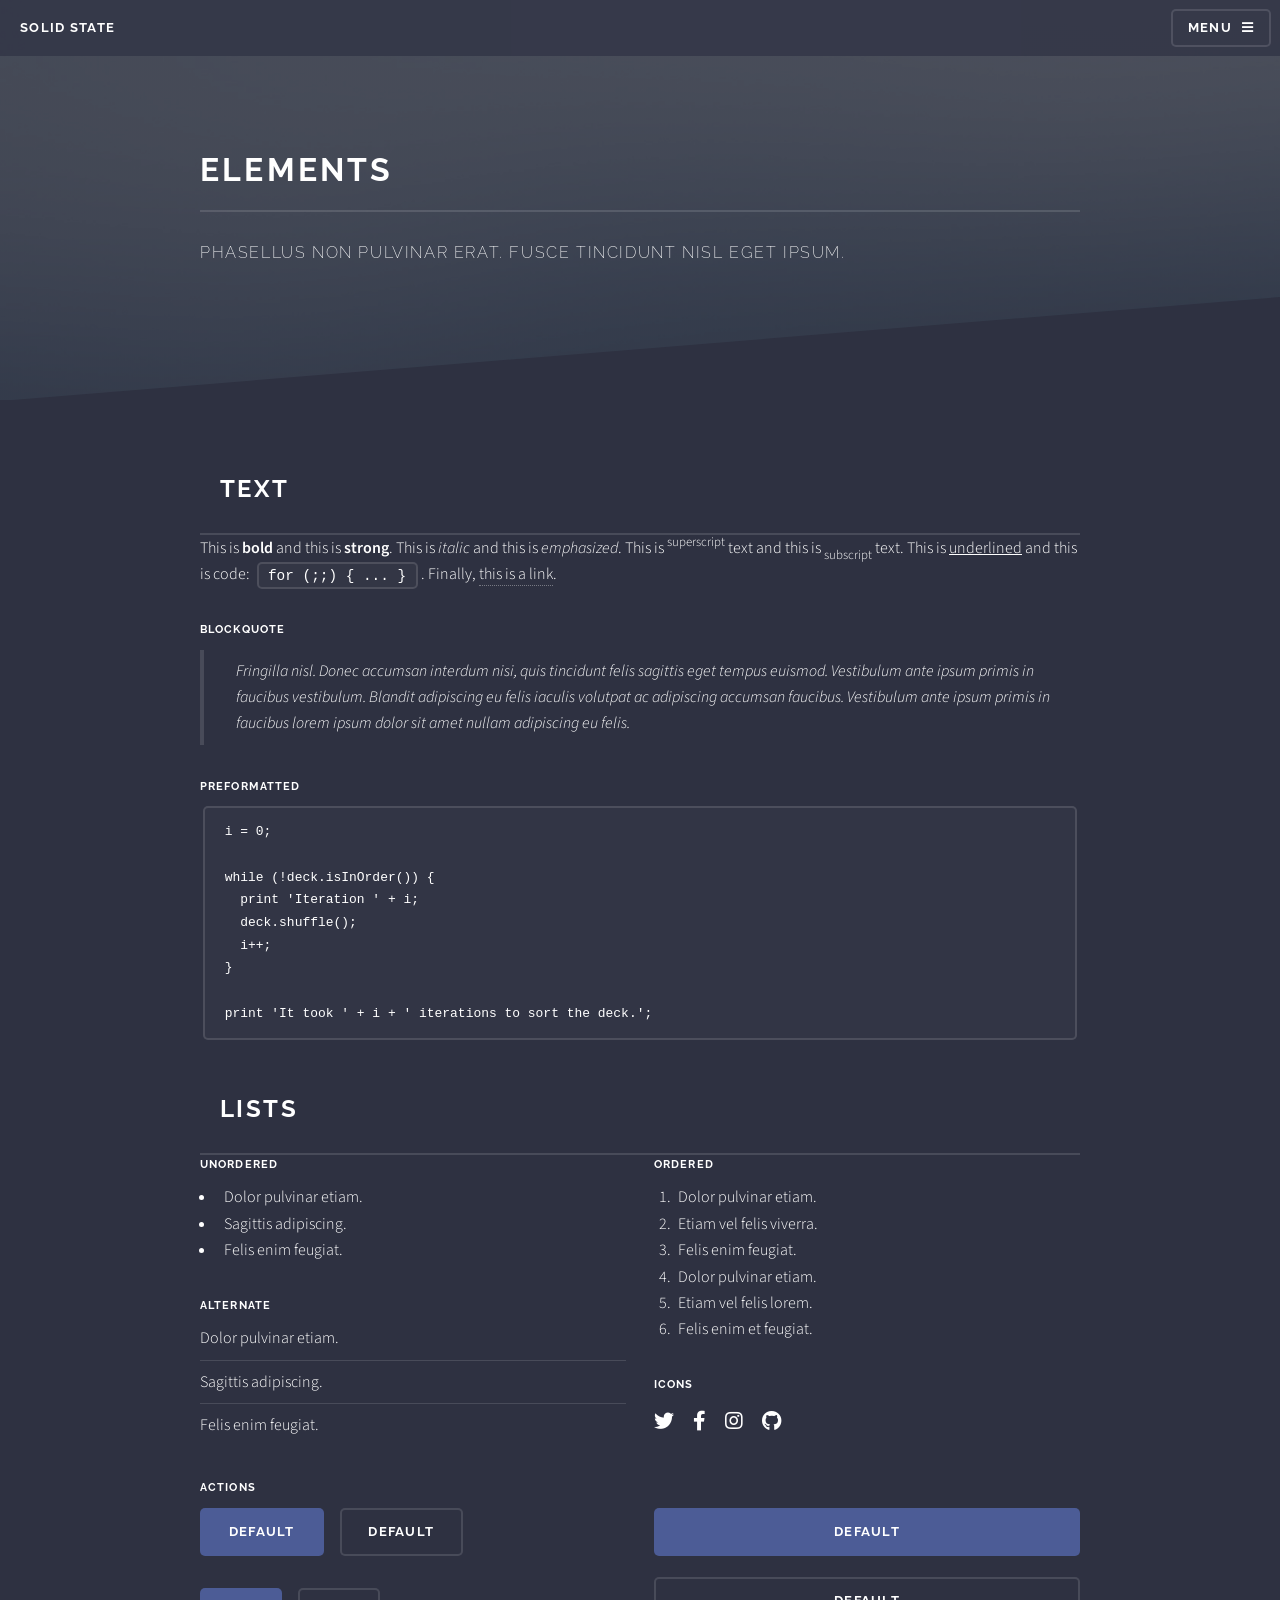
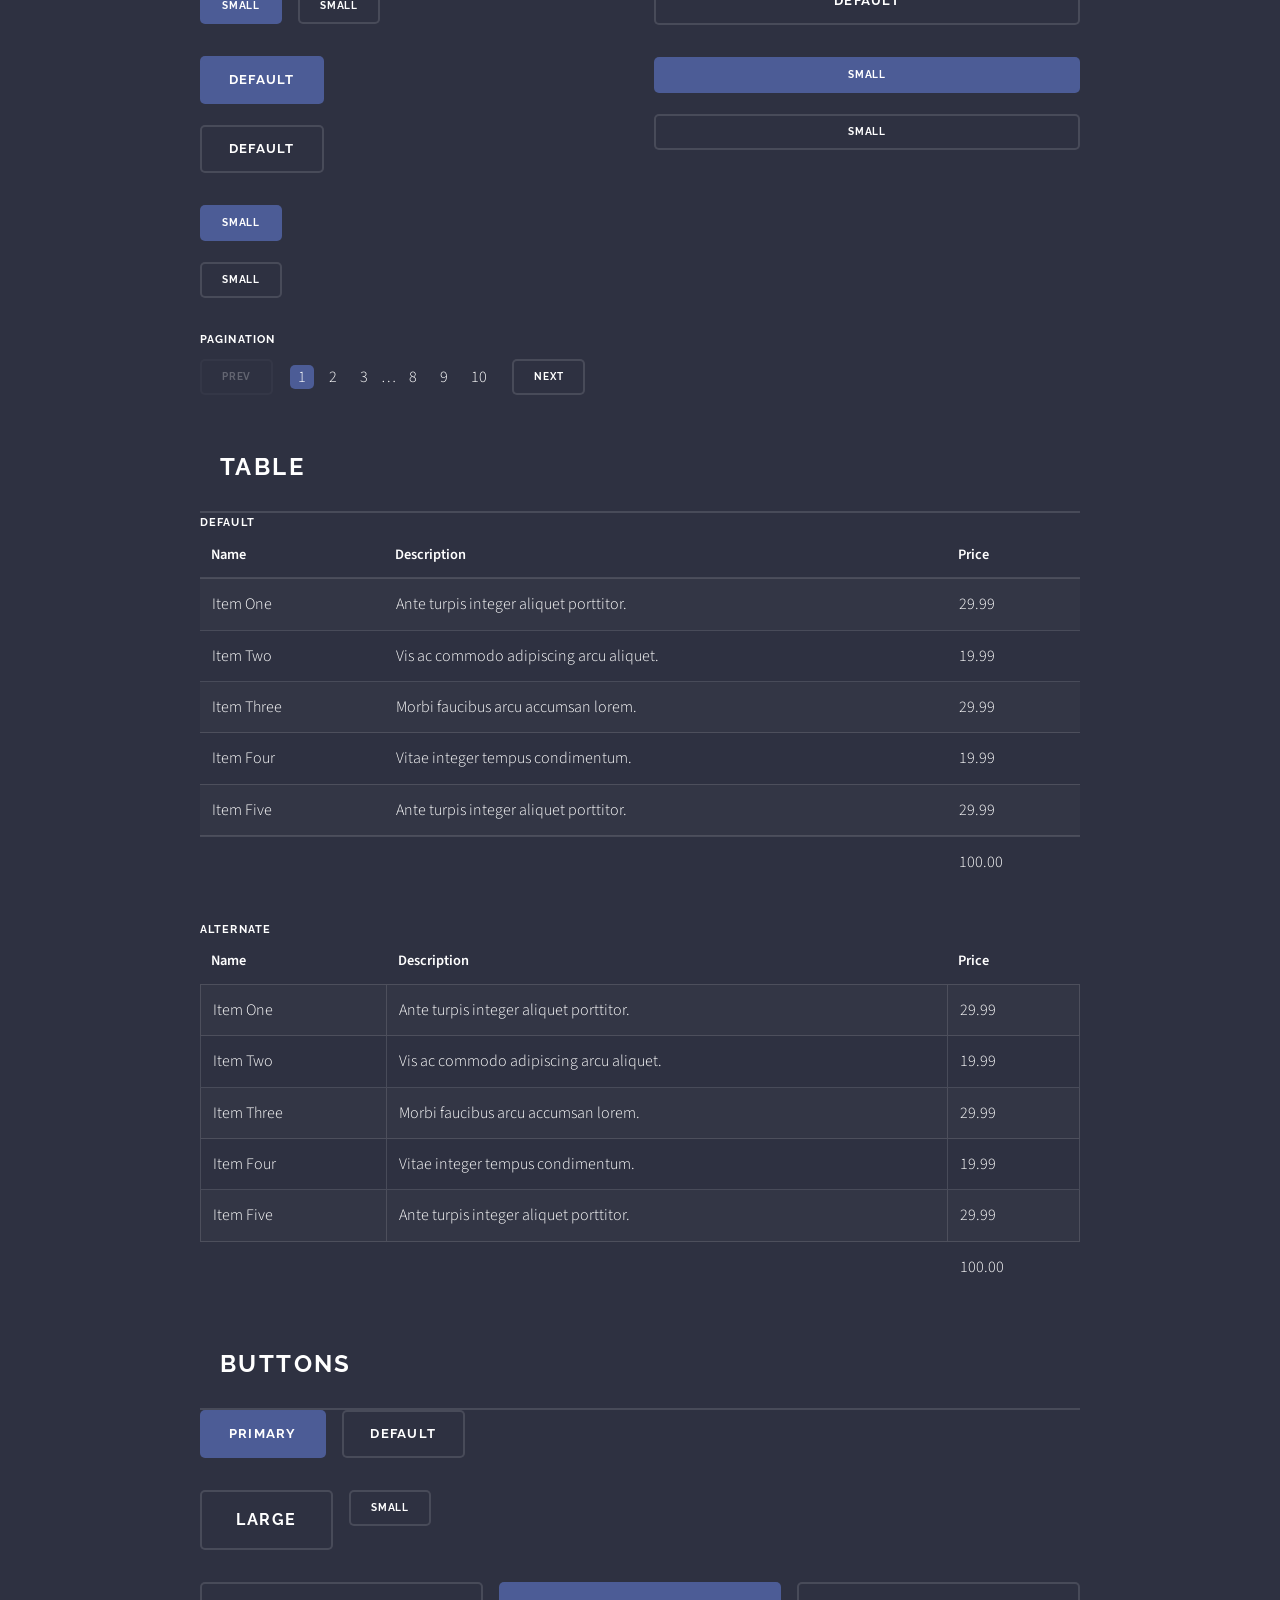
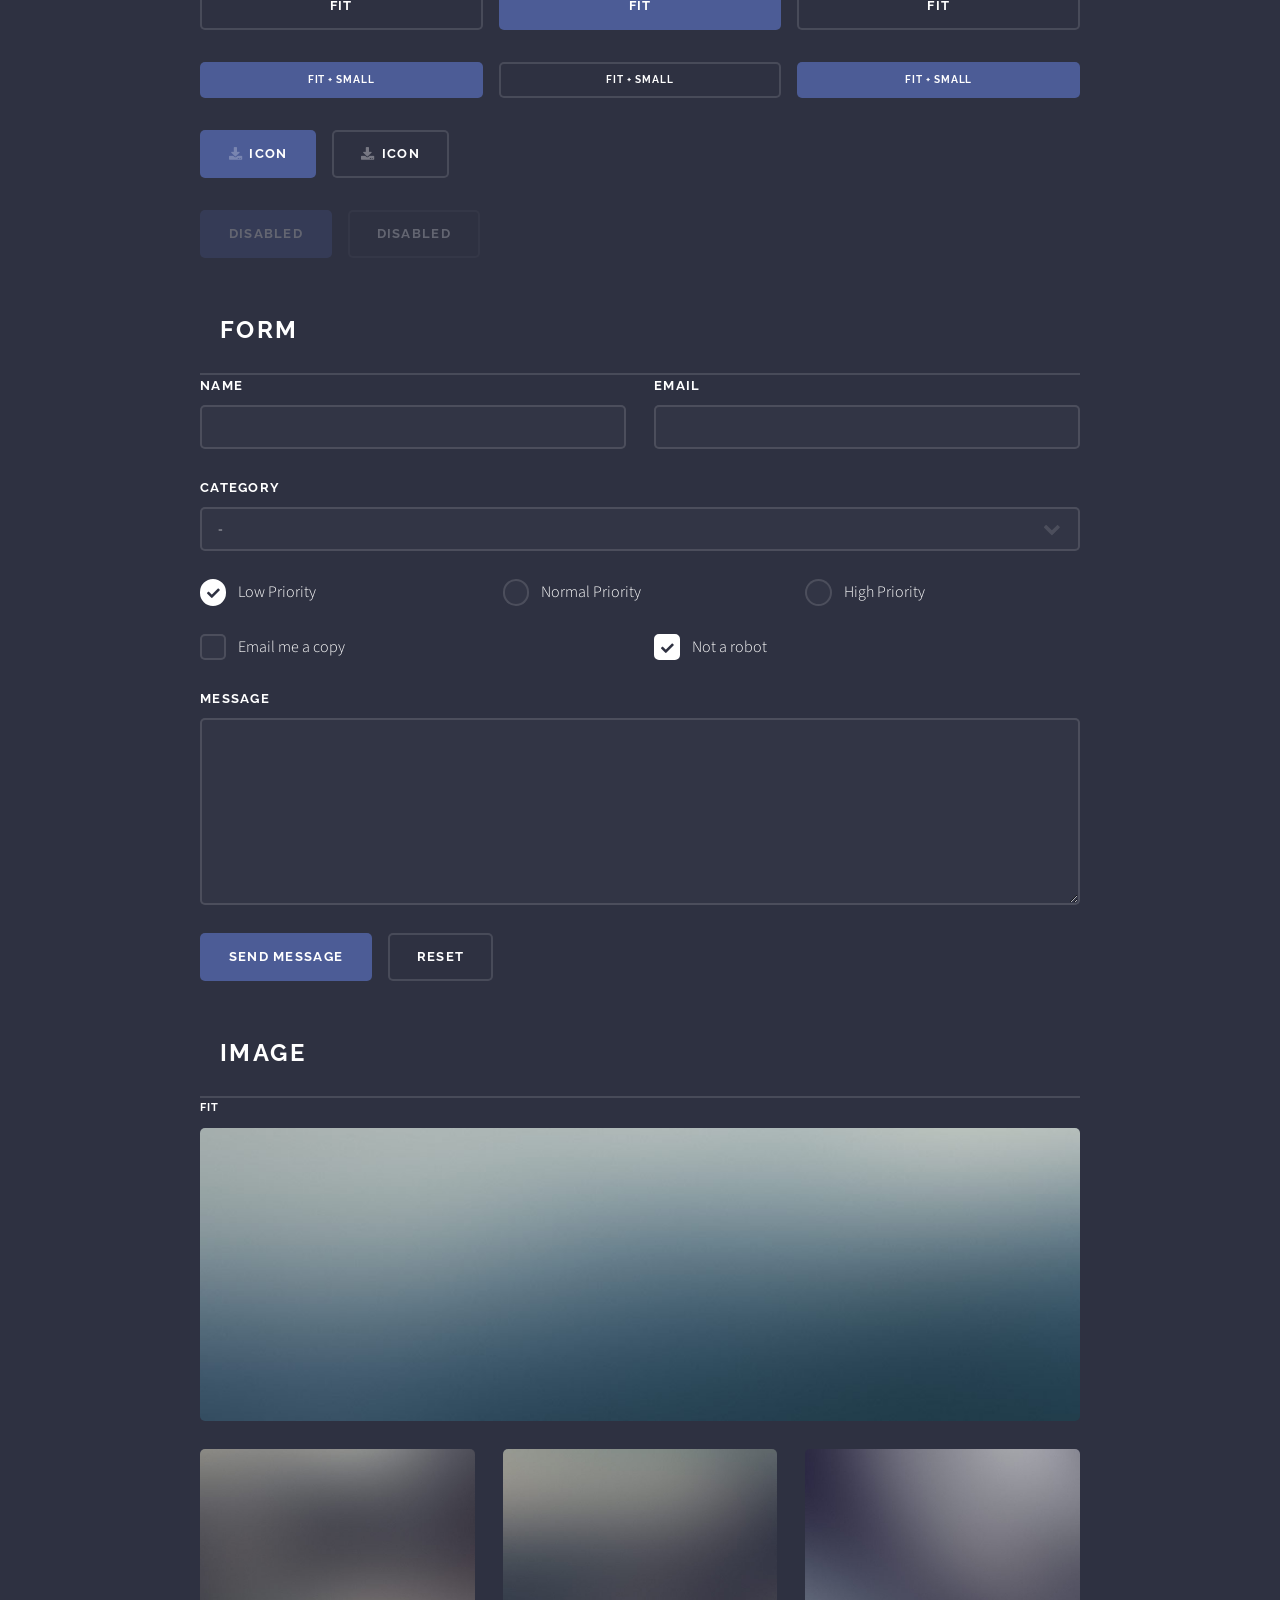
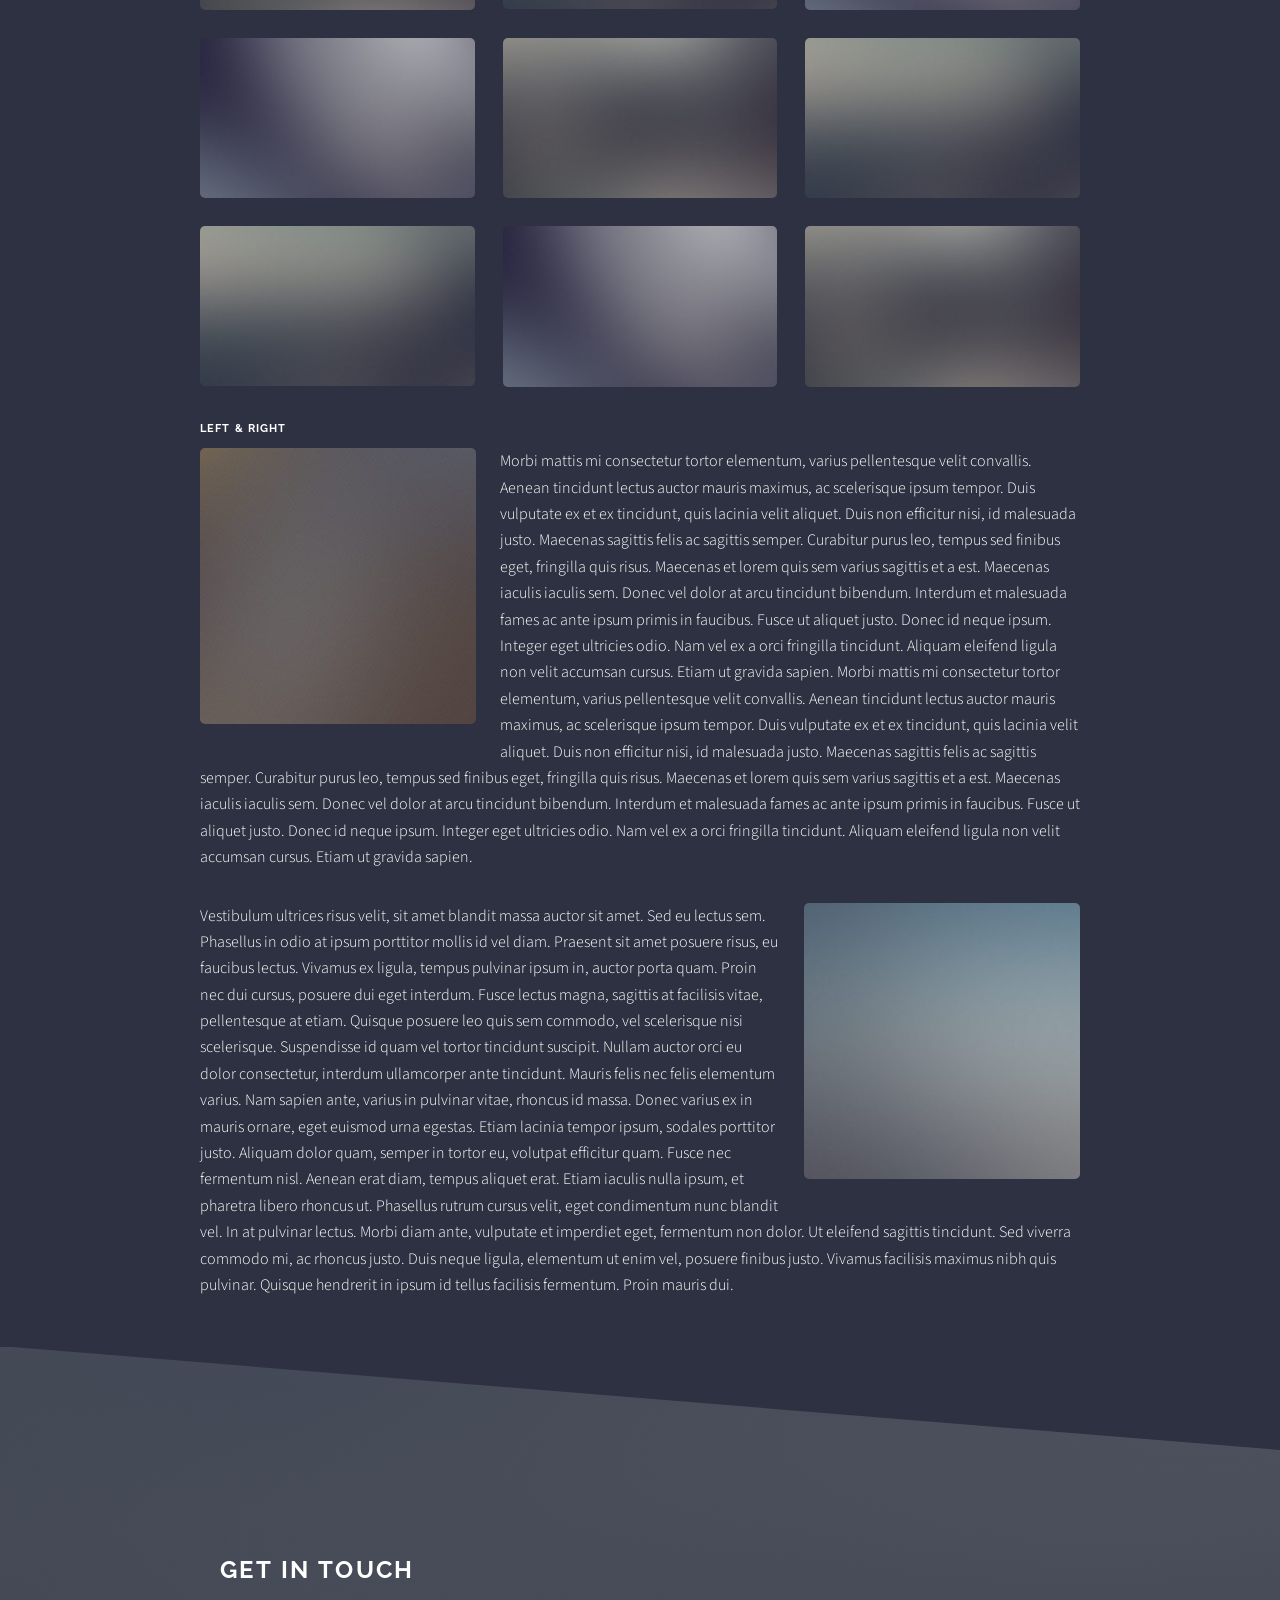
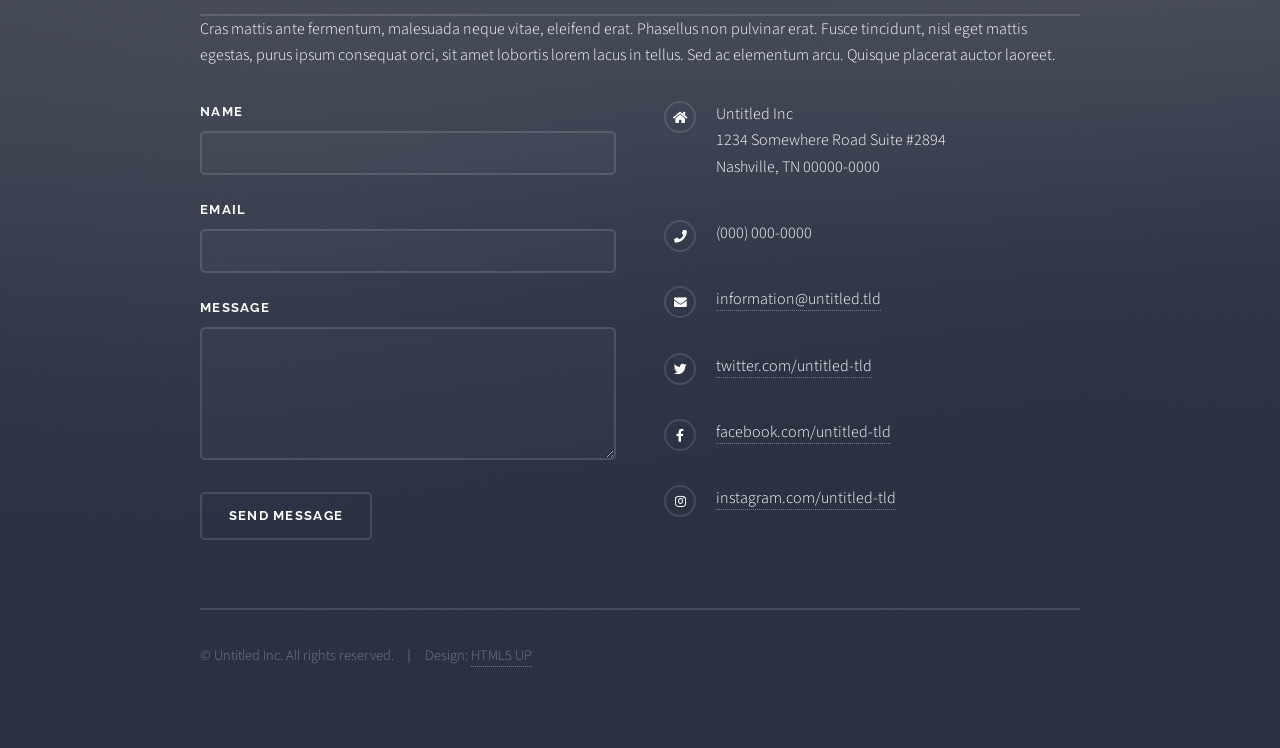
<file: elements.html>
<!DOCTYPE HTML>
<!--
	Solid State by HTML5 UP
	html5up.net | @ajlkn
	Free for personal and commercial use under the CCA 3.0 license (html5up.net/license)
-->
<html>
	<head>
		<title>Elements - Solid State by HTML5 UP</title>
		<meta charset="utf-8" />
		<meta name="viewport" content="width=device-width, initial-scale=1, user-scalable=no" />
		<link rel="stylesheet" href="assets/css/main.css" />
		<noscript><link rel="stylesheet" href="assets/css/noscript.css" /></noscript>
	</head>
	<body class="is-preload">

		<!-- Page Wrapper -->
			<div id="page-wrapper">

				<!-- Header -->
					<header id="header">
						<h1><a href="index.html">Solid State</a></h1>
						<nav>
							<a href="#menu">Menu</a>
						</nav>
					</header>

				<!-- Menu -->
					<nav id="menu">
						<div class="inner">
							<h2>Menu</h2>
							<ul class="links">
								<li><a href="index.html">Home</a></li>
								<li><a href="generic.html">Generic</a></li>
								<li><a href="elements.html">Elements</a></li>
								<li><a href="#">Log In</a></li>
								<li><a href="#">Sign Up</a></li>
							</ul>
							<a href="#" class="close">Close</a>
						</div>
					</nav>

				<!-- Wrapper -->
					<section id="wrapper">
						<header>
							<div class="inner">
								<h2>Elements</h2>
								<p>Phasellus non pulvinar erat. Fusce tincidunt nisl eget ipsum.</p>
							</div>
						</header>

						<!-- Content -->
							<div class="wrapper">
								<div class="inner">

									<section>
										<h3 class="major">Text</h3>
										<p>This is <b>bold</b> and this is <strong>strong</strong>. This is <i>italic</i> and this is <em>emphasized</em>.
										This is <sup>superscript</sup> text and this is <sub>subscript</sub> text.
										This is <u>underlined</u> and this is code: <code>for (;;) { ... }</code>. Finally, <a href="#">this is a link</a>.</p>
										<h4>Blockquote</h4>
										<blockquote>Fringilla nisl. Donec accumsan interdum nisi, quis tincidunt felis sagittis eget tempus euismod. Vestibulum ante ipsum primis in faucibus vestibulum. Blandit adipiscing eu felis iaculis volutpat ac adipiscing accumsan faucibus. Vestibulum ante ipsum primis in faucibus lorem ipsum dolor sit amet nullam adipiscing eu felis.</blockquote>
										<h4>Preformatted</h4>
										<pre><code>i = 0;

while (!deck.isInOrder()) {
  print 'Iteration ' + i;
  deck.shuffle();
  i++;
}

print 'It took ' + i + ' iterations to sort the deck.';</code></pre>
									</section>

									<section>
										<h3 class="major">Lists</h3>
										<div class="row">
											<div class="col-6 col-12-medium">
												<h4>Unordered</h4>
												<ul>
													<li>Dolor pulvinar etiam.</li>
													<li>Sagittis adipiscing.</li>
													<li>Felis enim feugiat.</li>
												</ul>
												<h4>Alternate</h4>
												<ul class="alt">
													<li>Dolor pulvinar etiam.</li>
													<li>Sagittis adipiscing.</li>
													<li>Felis enim feugiat.</li>
												</ul>
											</div>
											<div class="col-6 col-12-medium">
												<h4>Ordered</h4>
												<ol>
													<li>Dolor pulvinar etiam.</li>
													<li>Etiam vel felis viverra.</li>
													<li>Felis enim feugiat.</li>
													<li>Dolor pulvinar etiam.</li>
													<li>Etiam vel felis lorem.</li>
													<li>Felis enim et feugiat.</li>
												</ol>
												<h4>Icons</h4>
												<ul class="icons">
													<li><a href="#" class="icon brands fa-twitter"><span class="label">Twitter</span></a></li>
													<li><a href="#" class="icon brands fa-facebook-f"><span class="label">Facebook</span></a></li>
													<li><a href="#" class="icon brands fa-instagram"><span class="label">Instagram</span></a></li>
													<li><a href="#" class="icon brands fa-github"><span class="label">Github</span></a></li>
												</ul>
											</div>
										</div>
										<h4>Actions</h4>
										<div class="row">
											<div class="col-6 col-12-medium">
												<ul class="actions">
													<li><a href="#" class="button primary">Default</a></li>
													<li><a href="#" class="button">Default</a></li>
												</ul>
												<ul class="actions small">
													<li><a href="#" class="button primary small">Small</a></li>
													<li><a href="#" class="button small">Small</a></li>
												</ul>
												<ul class="actions stacked">
													<li><a href="#" class="button primary">Default</a></li>
													<li><a href="#" class="button">Default</a></li>
												</ul>
												<ul class="actions stacked small">
													<li><a href="#" class="button primary small">Small</a></li>
													<li><a href="#" class="button small">Small</a></li>
												</ul>
											</div>
											<div class="col-6 col-12-medium">
												<ul class="actions stacked">
													<li><a href="#" class="button primary fit">Default</a></li>
													<li><a href="#" class="button fit">Default</a></li>
												</ul>
												<ul class="actions stacked small">
													<li><a href="#" class="button primary small fit">Small</a></li>
													<li><a href="#" class="button small fit">Small</a></li>
												</ul>
											</div>
										</div>
										<h4>Pagination</h4>
										<ul class="pagination">
											<li><span class="button small disabled">Prev</span></li>
											<li><a href="#" class="page active">1</a></li>
											<li><a href="#" class="page">2</a></li>
											<li><a href="#" class="page">3</a></li>
											<li><span>&hellip;</span></li>
											<li><a href="#" class="page">8</a></li>
											<li><a href="#" class="page">9</a></li>
											<li><a href="#" class="page">10</a></li>
											<li><a href="#" class="button small">Next</a></li>
										</ul>
									</section>

									<section>
										<h3 class="major">Table</h3>
										<h4>Default</h4>
										<div class="table-wrapper">
											<table>
												<thead>
													<tr>
														<th>Name</th>
														<th>Description</th>
														<th>Price</th>
													</tr>
												</thead>
												<tbody>
													<tr>
														<td>Item One</td>
														<td>Ante turpis integer aliquet porttitor.</td>
														<td>29.99</td>
													</tr>
													<tr>
														<td>Item Two</td>
														<td>Vis ac commodo adipiscing arcu aliquet.</td>
														<td>19.99</td>
													</tr>
													<tr>
														<td>Item Three</td>
														<td> Morbi faucibus arcu accumsan lorem.</td>
														<td>29.99</td>
													</tr>
													<tr>
														<td>Item Four</td>
														<td>Vitae integer tempus condimentum.</td>
														<td>19.99</td>
													</tr>
													<tr>
														<td>Item Five</td>
														<td>Ante turpis integer aliquet porttitor.</td>
														<td>29.99</td>
													</tr>
												</tbody>
												<tfoot>
													<tr>
														<td colspan="2"></td>
														<td>100.00</td>
													</tr>
												</tfoot>
											</table>
										</div>

										<h4>Alternate</h4>
										<div class="table-wrapper">
											<table class="alt">
												<thead>
													<tr>
														<th>Name</th>
														<th>Description</th>
														<th>Price</th>
													</tr>
												</thead>
												<tbody>
													<tr>
														<td>Item One</td>
														<td>Ante turpis integer aliquet porttitor.</td>
														<td>29.99</td>
													</tr>
													<tr>
														<td>Item Two</td>
														<td>Vis ac commodo adipiscing arcu aliquet.</td>
														<td>19.99</td>
													</tr>
													<tr>
														<td>Item Three</td>
														<td> Morbi faucibus arcu accumsan lorem.</td>
														<td>29.99</td>
													</tr>
													<tr>
														<td>Item Four</td>
														<td>Vitae integer tempus condimentum.</td>
														<td>19.99</td>
													</tr>
													<tr>
														<td>Item Five</td>
														<td>Ante turpis integer aliquet porttitor.</td>
														<td>29.99</td>
													</tr>
												</tbody>
												<tfoot>
													<tr>
														<td colspan="2"></td>
														<td>100.00</td>
													</tr>
												</tfoot>
											</table>
										</div>
									</section>

									<section>
										<h3 class="major">Buttons</h3>
										<ul class="actions">
											<li><a href="#" class="button primary">Primary</a></li>
											<li><a href="#" class="button">Default</a></li>
										</ul>
										<ul class="actions">
											<li><a href="#" class="button large">Large</a></li>
											<li><a href="#" class="button small">Small</a></li>
										</ul>
										<ul class="actions fit">
											<li><a href="#" class="button fit">Fit</a></li>
											<li><a href="#" class="button primary fit">Fit</a></li>
											<li><a href="#" class="button fit">Fit</a></li>
										</ul>
										<ul class="actions fit small">
											<li><a href="#" class="button primary fit small">Fit + Small</a></li>
											<li><a href="#" class="button fit small">Fit + Small</a></li>
											<li><a href="#" class="button primary fit small">Fit + Small</a></li>
										</ul>
										<ul class="actions">
											<li><a href="#" class="button primary icon solid fa-download">Icon</a></li>
											<li><a href="#" class="button icon solid fa-download">Icon</a></li>
										</ul>
										<ul class="actions">
											<li><span class="button primary disabled">Disabled</span></li>
											<li><span class="button disabled">Disabled</span></li>
										</ul>
									</section>

									<section>
										<h3 class="major">Form</h3>
										<form method="post" action="#">
											<div class="row gtr-uniform">
												<div class="col-6 col-12-xsmall">
													<label for="demo-name">Name</label>
													<input type="text" name="demo-name" id="demo-name" value="" />
												</div>
												<div class="col-6 col-12-xsmall">
													<label for="demo-email">Email</label>
													<input type="email" name="demo-email" id="demo-email" value="" />
												</div>
												<div class="col-12">
													<label for="demo-category">Category</label>
													<select name="demo-category" id="demo-category">
														<option value="">-</option>
														<option value="1">Manufacturing</option>
														<option value="1">Shipping</option>
														<option value="1">Administration</option>
														<option value="1">Human Resources</option>
													</select>
												</div>
												<div class="col-4 col-12-small">
													<input type="radio" id="demo-priority-low" name="demo-priority" checked>
													<label for="demo-priority-low">Low Priority</label>
												</div>
												<div class="col-4 col-12-small">
													<input type="radio" id="demo-priority-normal" name="demo-priority">
													<label for="demo-priority-normal">Normal Priority</label>
												</div>
												<div class="col-4 col-12-small">
													<input type="radio" id="demo-priority-high" name="demo-priority">
													<label for="demo-priority-high">High Priority</label>
												</div>
												<div class="col-6 col-12-small">
													<input type="checkbox" id="demo-copy" name="demo-copy">
													<label for="demo-copy">Email me a copy</label>
												</div>
												<div class="col-6 col-12-small">
													<input type="checkbox" id="demo-human" name="demo-human" checked>
													<label for="demo-human">Not a robot</label>
												</div>
												<div class="col-12">
													<label for="demo-message">Message</label>
													<textarea name="demo-message" id="demo-message" rows="6"></textarea>
												</div>
												<div class="col-12">
													<ul class="actions">
														<li><input type="submit" value="Send Message" class="primary" /></li>
														<li><input type="reset" value="Reset" /></li>
													</ul>
												</div>
											</div>
										</form>
									</section>

									<section>
										<h3 class="major">Image</h3>
										<h4>Fit</h4>
										<div class="box alt">
											<div class="row gtr-uniform">
												<div class="col-12"><span class="image fit"><img src="images/pic08.jpg" alt="" /></span></div>
												<div class="col-4"><span class="image fit"><img src="images/pic05.jpg" alt="" /></span></div>
												<div class="col-4"><span class="image fit"><img src="images/pic06.jpg" alt="" /></span></div>
												<div class="col-4"><span class="image fit"><img src="images/pic07.jpg" alt="" /></span></div>
												<div class="col-4"><span class="image fit"><img src="images/pic07.jpg" alt="" /></span></div>
												<div class="col-4"><span class="image fit"><img src="images/pic05.jpg" alt="" /></span></div>
												<div class="col-4"><span class="image fit"><img src="images/pic06.jpg" alt="" /></span></div>
												<div class="col-4"><span class="image fit"><img src="images/pic06.jpg" alt="" /></span></div>
												<div class="col-4"><span class="image fit"><img src="images/pic07.jpg" alt="" /></span></div>
												<div class="col-4"><span class="image fit"><img src="images/pic05.jpg" alt="" /></span></div>
											</div>
										</div>
										<h4>Left &amp; Right</h4>
										<p><span class="image left"><img src="images/pic01.jpg" alt="" /></span>Morbi mattis mi consectetur tortor elementum, varius pellentesque velit convallis. Aenean tincidunt lectus auctor mauris maximus, ac scelerisque ipsum tempor. Duis vulputate ex et ex tincidunt, quis lacinia velit aliquet. Duis non efficitur nisi, id malesuada justo. Maecenas sagittis felis ac sagittis semper. Curabitur purus leo, tempus sed finibus eget, fringilla quis risus. Maecenas et lorem quis sem varius sagittis et a est. Maecenas iaculis iaculis sem. Donec vel dolor at arcu tincidunt bibendum. Interdum et malesuada fames ac ante ipsum primis in faucibus. Fusce ut aliquet justo. Donec id neque ipsum. Integer eget ultricies odio. Nam vel ex a orci fringilla tincidunt. Aliquam eleifend ligula non velit accumsan cursus. Etiam ut gravida sapien. Morbi mattis mi consectetur tortor elementum, varius pellentesque velit convallis. Aenean tincidunt lectus auctor mauris maximus, ac scelerisque ipsum tempor. Duis vulputate ex et ex tincidunt, quis lacinia velit aliquet. Duis non efficitur nisi, id malesuada justo. Maecenas sagittis felis ac sagittis semper. Curabitur purus leo, tempus sed finibus eget, fringilla quis risus. Maecenas et lorem quis sem varius sagittis et a est. Maecenas iaculis iaculis sem. Donec vel dolor at arcu tincidunt bibendum. Interdum et malesuada fames ac ante ipsum primis in faucibus. Fusce ut aliquet justo. Donec id neque ipsum. Integer eget ultricies odio. Nam vel ex a orci fringilla tincidunt. Aliquam eleifend ligula non velit accumsan cursus. Etiam ut gravida sapien.</p>
										<p><span class="image right"><img src="images/pic02.jpg" alt="" /></span>Vestibulum ultrices risus velit, sit amet blandit massa auctor sit amet. Sed eu lectus sem. Phasellus in odio at ipsum porttitor mollis id vel diam. Praesent sit amet posuere risus, eu faucibus lectus. Vivamus ex ligula, tempus pulvinar ipsum in, auctor porta quam. Proin nec dui cursus, posuere dui eget interdum. Fusce lectus magna, sagittis at facilisis vitae, pellentesque at etiam. Quisque posuere leo quis sem commodo, vel scelerisque nisi scelerisque. Suspendisse id quam vel tortor tincidunt suscipit. Nullam auctor orci eu dolor consectetur, interdum ullamcorper ante tincidunt. Mauris felis nec felis elementum varius. Nam sapien ante, varius in pulvinar vitae, rhoncus id massa. Donec varius ex in mauris ornare, eget euismod urna egestas. Etiam lacinia tempor ipsum, sodales porttitor justo. Aliquam dolor quam, semper in tortor eu, volutpat efficitur quam. Fusce nec fermentum nisl. Aenean erat diam, tempus aliquet erat. Etiam iaculis nulla ipsum, et pharetra libero rhoncus ut. Phasellus rutrum cursus velit, eget condimentum nunc blandit vel. In at pulvinar lectus. Morbi diam ante, vulputate et imperdiet eget, fermentum non dolor. Ut eleifend sagittis tincidunt. Sed viverra commodo mi, ac rhoncus justo. Duis neque ligula, elementum ut enim vel, posuere finibus justo. Vivamus facilisis maximus nibh quis pulvinar. Quisque hendrerit in ipsum id tellus facilisis fermentum. Proin mauris dui.</p>
									</section>

								</div>
							</div>

					</section>

				<!-- Footer -->
					<section id="footer">
						<div class="inner">
							<h2 class="major">Get in touch</h2>
							<p>Cras mattis ante fermentum, malesuada neque vitae, eleifend erat. Phasellus non pulvinar erat. Fusce tincidunt, nisl eget mattis egestas, purus ipsum consequat orci, sit amet lobortis lorem lacus in tellus. Sed ac elementum arcu. Quisque placerat auctor laoreet.</p>
							<form method="post" action="#">
								<div class="fields">
									<div class="field">
										<label for="name">Name</label>
										<input type="text" name="name" id="name" />
									</div>
									<div class="field">
										<label for="email">Email</label>
										<input type="email" name="email" id="email" />
									</div>
									<div class="field">
										<label for="message">Message</label>
										<textarea name="message" id="message" rows="4"></textarea>
									</div>
								</div>
								<ul class="actions">
									<li><input type="submit" value="Send Message" /></li>
								</ul>
							</form>
							<ul class="contact">
								<li class="icon solid fa-home">
									Untitled Inc<br />
									1234 Somewhere Road Suite #2894<br />
									Nashville, TN 00000-0000
								</li>
								<li class="icon solid fa-phone">(000) 000-0000</li>
								<li class="icon solid fa-envelope"><a href="#">information@untitled.tld</a></li>
								<li class="icon brands fa-twitter"><a href="#">twitter.com/untitled-tld</a></li>
								<li class="icon brands fa-facebook-f"><a href="#">facebook.com/untitled-tld</a></li>
								<li class="icon brands fa-instagram"><a href="#">instagram.com/untitled-tld</a></li>
							</ul>
							<ul class="copyright">
								<li>&copy; Untitled Inc. All rights reserved.</li><li>Design: <a href="http://html5up.net">HTML5 UP</a></li>
							</ul>
						</div>
					</section>

			</div>

		<!-- Scripts -->
			<script src="assets/js/jquery.min.js"></script>
			<script src="assets/js/jquery.scrollex.min.js"></script>
			<script src="assets/js/browser.min.js"></script>
			<script src="assets/js/breakpoints.min.js"></script>
			<script src="assets/js/util.js"></script>
			<script src="assets/js/main.js"></script>

	</body>
</html>
</file>
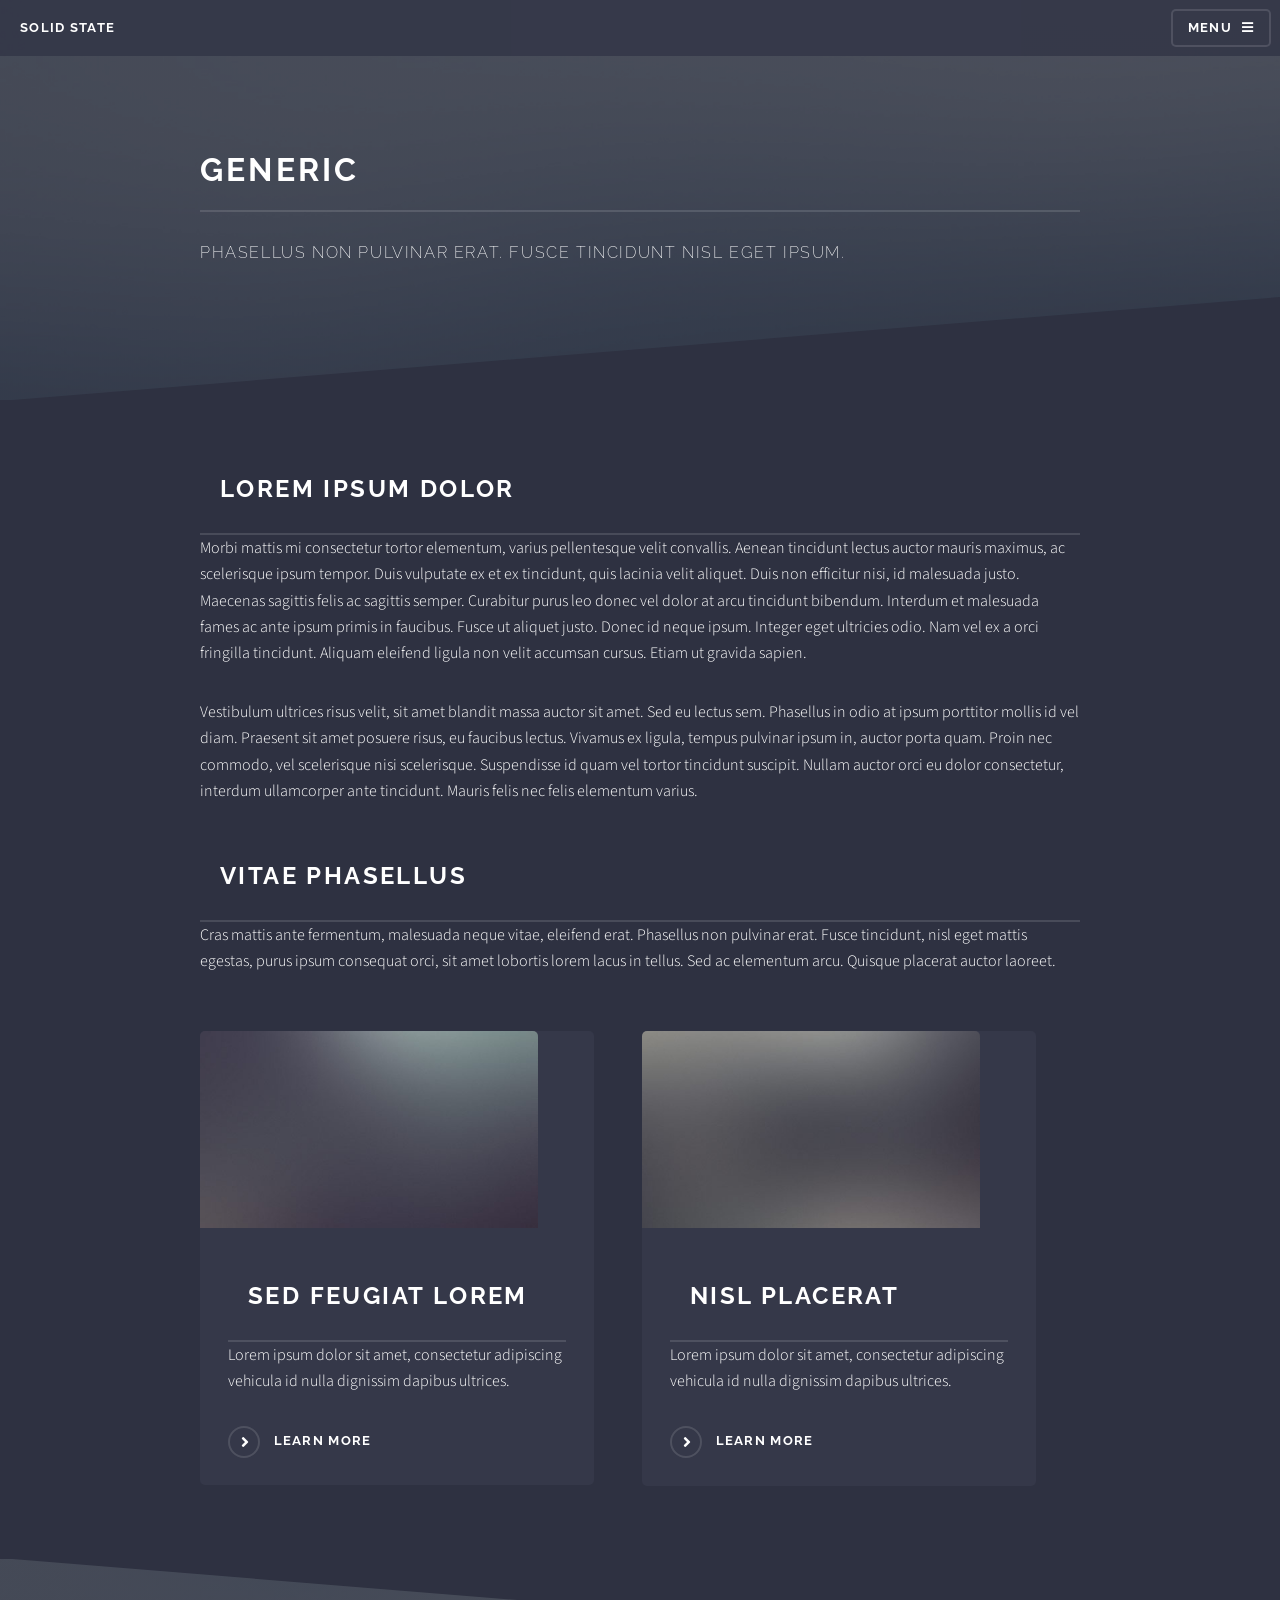
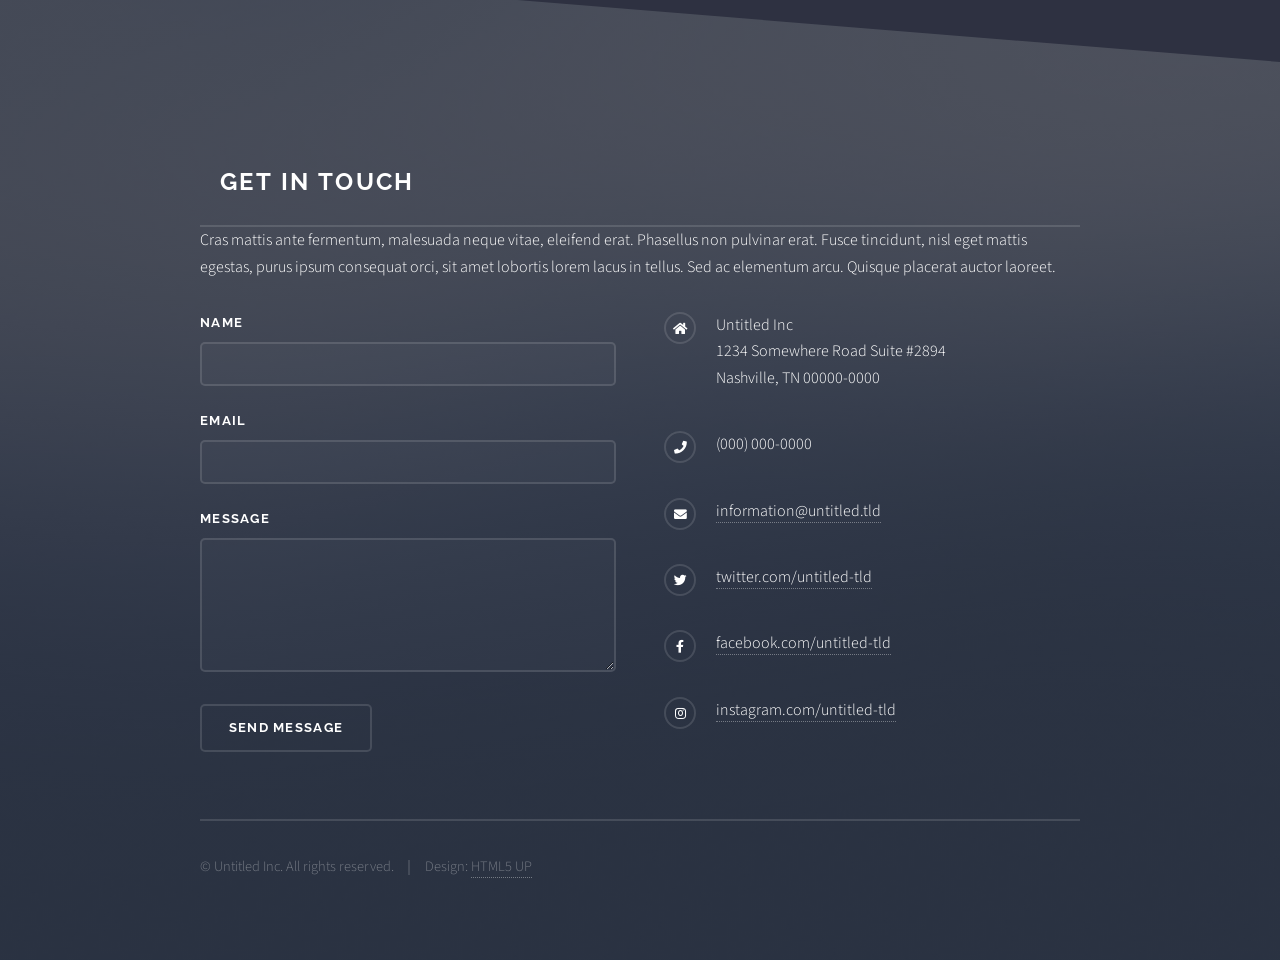
<file: generic.html>
<!DOCTYPE HTML>
<!--
	Solid State by HTML5 UP
	html5up.net | @ajlkn
	Free for personal and commercial use under the CCA 3.0 license (html5up.net/license)
-->
<html>
	<head>
		<title>Generic - Solid State by HTML5 UP</title>
		<meta charset="utf-8" />
		<meta name="viewport" content="width=device-width, initial-scale=1, user-scalable=no" />
		<link rel="stylesheet" href="assets/css/main.css" />
		<noscript><link rel="stylesheet" href="assets/css/noscript.css" /></noscript>
	</head>
	<body class="is-preload">

		<!-- Page Wrapper -->
			<div id="page-wrapper">

				<!-- Header -->
					<header id="header">
						<h1><a href="index.html">Solid State</a></h1>
						<nav>
							<a href="#menu">Menu</a>
						</nav>
					</header>

				<!-- Menu -->
					<nav id="menu">
						<div class="inner">
							<h2>Menu</h2>
							<ul class="links">
								<li><a href="index.html">Home</a></li>
								<li><a href="generic.html">Generic</a></li>
								<li><a href="elements.html">Elements</a></li>
								<li><a href="#">Log In</a></li>
								<li><a href="#">Sign Up</a></li>
							</ul>
							<a href="#" class="close">Close</a>
						</div>
					</nav>

				<!-- Wrapper -->
					<section id="wrapper">
						<header>
							<div class="inner">
								<h2>Generic</h2>
								<p>Phasellus non pulvinar erat. Fusce tincidunt nisl eget ipsum.</p>
							</div>
						</header>

						<!-- Content -->
							<div class="wrapper">
								<div class="inner">

									<h3 class="major">Lorem ipsum dolor</h3>
									<p>Morbi mattis mi consectetur tortor elementum, varius pellentesque velit convallis. Aenean tincidunt lectus auctor mauris maximus, ac scelerisque ipsum tempor. Duis vulputate ex et ex tincidunt, quis lacinia velit aliquet. Duis non efficitur nisi, id malesuada justo. Maecenas sagittis felis ac sagittis semper. Curabitur purus leo donec vel dolor at arcu tincidunt bibendum. Interdum et malesuada fames ac ante ipsum primis in faucibus. Fusce ut aliquet justo. Donec id neque ipsum. Integer eget ultricies odio. Nam vel ex a orci fringilla tincidunt. Aliquam eleifend ligula non velit accumsan cursus. Etiam ut gravida sapien.</p>

									<p>Vestibulum ultrices risus velit, sit amet blandit massa auctor sit amet. Sed eu lectus sem. Phasellus in odio at ipsum porttitor mollis id vel diam. Praesent sit amet posuere risus, eu faucibus lectus. Vivamus ex ligula, tempus pulvinar ipsum in, auctor porta quam. Proin nec commodo, vel scelerisque nisi scelerisque. Suspendisse id quam vel tortor tincidunt suscipit. Nullam auctor orci eu dolor consectetur, interdum ullamcorper ante tincidunt. Mauris felis nec felis elementum varius.</p>

									<h3 class="major">Vitae phasellus</h3>
									<p>Cras mattis ante fermentum, malesuada neque vitae, eleifend erat. Phasellus non pulvinar erat. Fusce tincidunt, nisl eget mattis egestas, purus ipsum consequat orci, sit amet lobortis lorem lacus in tellus. Sed ac elementum arcu. Quisque placerat auctor laoreet.</p>

									<section class="features">
										<article>
											<a href="#" class="image"><img src="images/pic04.jpg" alt="" /></a>
											<h3 class="major">Sed feugiat lorem</h3>
											<p>Lorem ipsum dolor sit amet, consectetur adipiscing vehicula id nulla dignissim dapibus ultrices.</p>
											<a href="#" class="special">Learn more</a>
										</article>
										<article>
											<a href="#" class="image"><img src="images/pic05.jpg" alt="" /></a>
											<h3 class="major">Nisl placerat</h3>
											<p>Lorem ipsum dolor sit amet, consectetur adipiscing vehicula id nulla dignissim dapibus ultrices.</p>
											<a href="#" class="special">Learn more</a>
										</article>
									</section>

								</div>
							</div>

					</section>

				<!-- Footer -->
					<section id="footer">
						<div class="inner">
							<h2 class="major">Get in touch</h2>
							<p>Cras mattis ante fermentum, malesuada neque vitae, eleifend erat. Phasellus non pulvinar erat. Fusce tincidunt, nisl eget mattis egestas, purus ipsum consequat orci, sit amet lobortis lorem lacus in tellus. Sed ac elementum arcu. Quisque placerat auctor laoreet.</p>
							<form method="post" action="#">
								<div class="fields">
									<div class="field">
										<label for="name">Name</label>
										<input type="text" name="name" id="name" />
									</div>
									<div class="field">
										<label for="email">Email</label>
										<input type="email" name="email" id="email" />
									</div>
									<div class="field">
										<label for="message">Message</label>
										<textarea name="message" id="message" rows="4"></textarea>
									</div>
								</div>
								<ul class="actions">
									<li><input type="submit" value="Send Message" /></li>
								</ul>
							</form>
							<ul class="contact">
								<li class="icon solid fa-home">
									Untitled Inc<br />
									1234 Somewhere Road Suite #2894<br />
									Nashville, TN 00000-0000
								</li>
								<li class="icon solid fa-phone">(000) 000-0000</li>
								<li class="icon solid fa-envelope"><a href="#">information@untitled.tld</a></li>
								<li class="icon brands fa-twitter"><a href="#">twitter.com/untitled-tld</a></li>
								<li class="icon brands fa-facebook-f"><a href="#">facebook.com/untitled-tld</a></li>
								<li class="icon brands fa-instagram"><a href="#">instagram.com/untitled-tld</a></li>
							</ul>
							<ul class="copyright">
								<li>&copy; Untitled Inc. All rights reserved.</li><li>Design: <a href="http://html5up.net">HTML5 UP</a></li>
							</ul>
						</div>
					</section>

			</div>

		<!-- Scripts -->
			<script src="assets/js/jquery.min.js"></script>
			<script src="assets/js/jquery.scrollex.min.js"></script>
			<script src="assets/js/browser.min.js"></script>
			<script src="assets/js/breakpoints.min.js"></script>
			<script src="assets/js/util.js"></script>
			<script src="assets/js/main.js"></script>

	</body>
</html>
</file>
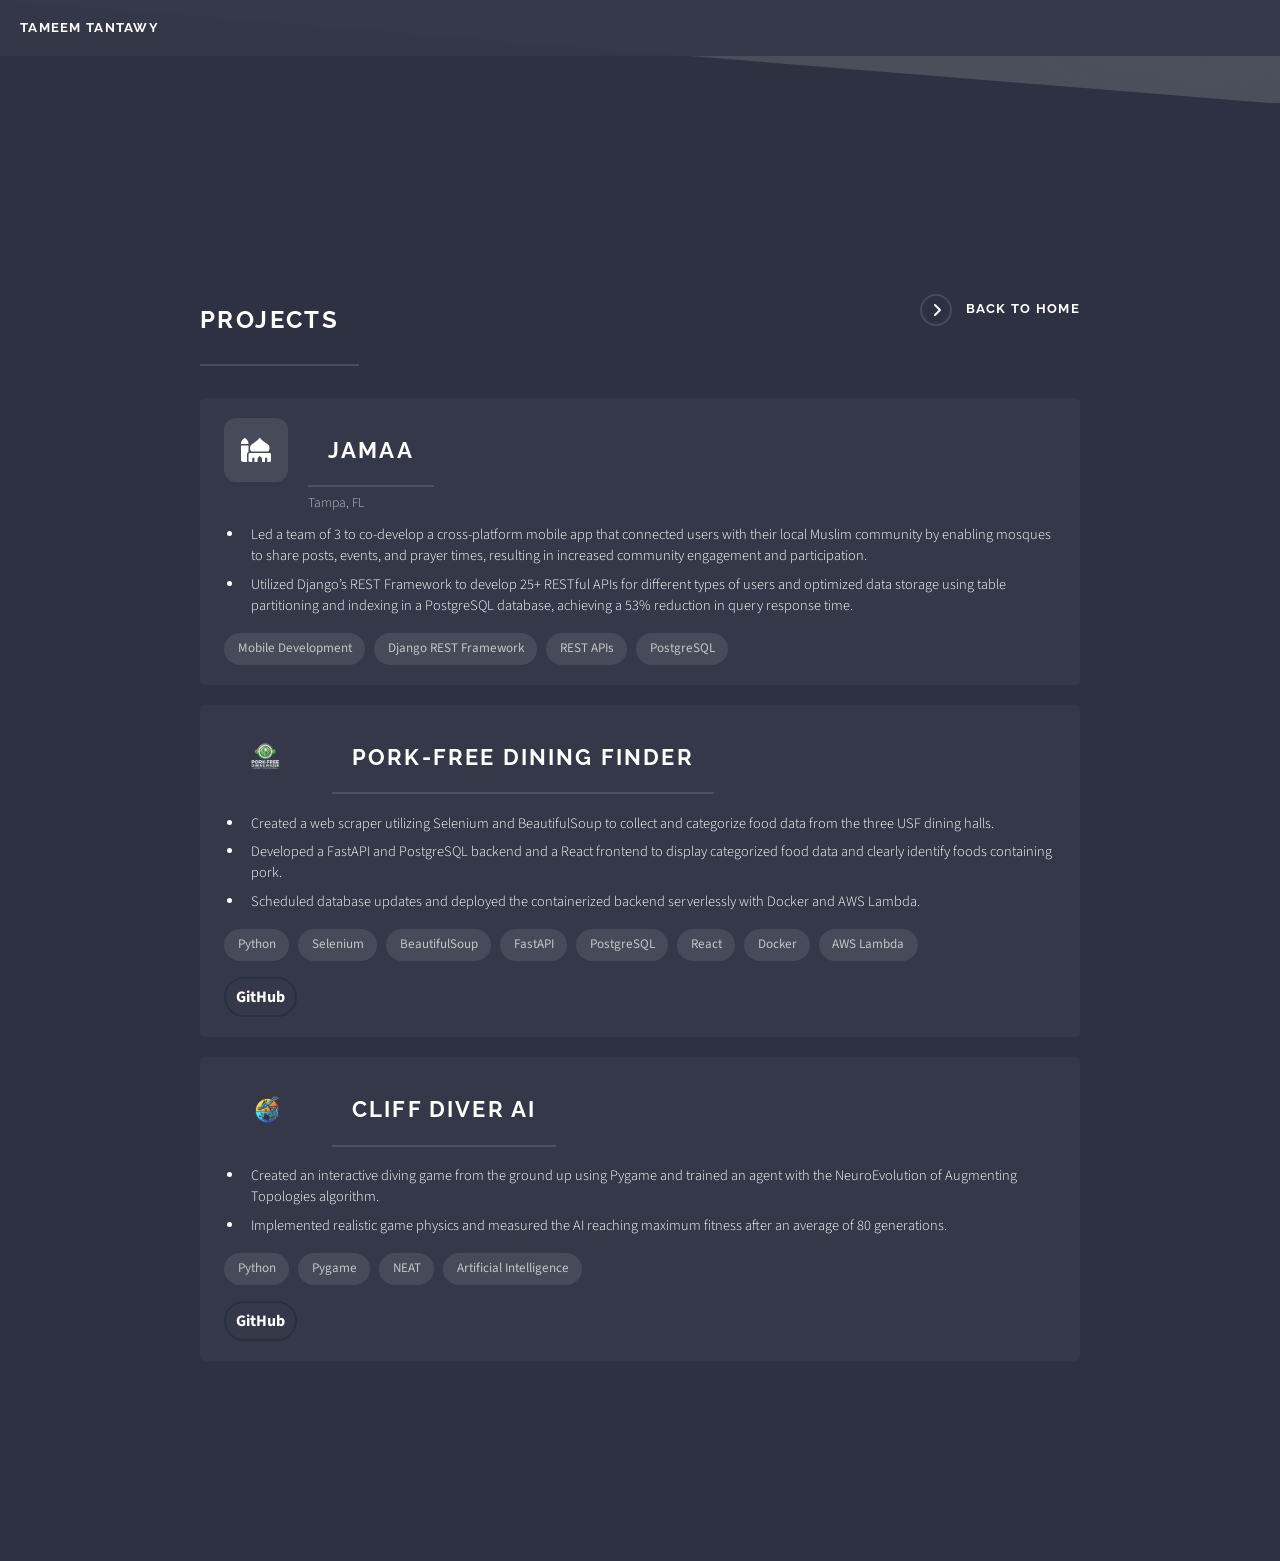
<file: projects.html>
<!DOCTYPE HTML>
<html>
	<head>
		<title>Projects | Tameem Tantawy</title>
		<meta charset="utf-8" />
		<meta name="viewport" content="width=device-width, initial-scale=1, user-scalable=no" />
		<link rel="stylesheet" href="assets/css/main.css" />
		<link rel="stylesheet" href="https://cdnjs.cloudflare.com/ajax/libs/font-awesome/6.0.0-beta3/css/all.min.css" />
		<noscript><link rel="stylesheet" href="assets/css/noscript.css" /></noscript>
	</head>
	<body class="is-preload">
		<header id="header">
			<h1><a href="index.html">Tameem Tantawy</a></h1>
		</header>

		<section class="wrapper alt style1 projects-page">
			<div class="inner">
				<div class="projects-heading">
					<h2 class="major">Projects</h2>
					<a href="index.html" class="special">Back to home</a>
				</div>

				<div class="experience-list">
					<article class="experience-entry project-entry">
						<div class="experience-header">
							<span class="project-icon" aria-hidden="true"><i class="fas fa-mosque"></i></span>
							<div>
								<h3 class="major">Jamaa</h3>
								<p class="experience-meta">Tampa, FL</p>
							</div>
						</div>
						<ul>
							<li>Led a team of 3 to co-develop a cross-platform mobile app that connected users with their local Muslim community by enabling mosques to share posts, events, and prayer times, resulting in increased community engagement and participation.</li>
							<li>Utilized Django’s REST Framework to develop 25+ RESTful APIs for different types of users and optimized data storage using table partitioning and indexing in a PostgreSQL database, achieving a 53% reduction in query response time.</li>
						</ul>
						<div class="technology-list" aria-label="Technologies used">
							<span>Mobile Development</span><span>Django REST Framework</span><span>REST APIs</span><span>PostgreSQL</span>
						</div>
					</article>

					<article class="experience-entry project-entry">
						<div class="experience-header">
							<img class="project-logo" src="images/project1.png" alt="Pork-Free Dining Finder logo" />
							<div><h3 class="major">Pork-Free Dining Finder</h3></div>
						</div>
						<ul>
							<li>Created a web scraper utilizing Selenium and BeautifulSoup to collect and categorize food data from the three USF dining halls.</li>
							<li>Developed a FastAPI and PostgreSQL backend and a React frontend to display categorized food data and clearly identify foods containing pork.</li>
							<li>Scheduled database updates and deployed the containerized backend serverlessly with Docker and AWS Lambda.</li>
						</ul>
						<div class="technology-list" aria-label="Technologies used">
							<span>Python</span><span>Selenium</span><span>BeautifulSoup</span><span>FastAPI</span><span>PostgreSQL</span><span>React</span><span>Docker</span><span>AWS Lambda</span>
						</div>
						<div class="project-actions"><a href="https://github.com/tameemtantawy/Pork-Free-Dining-Finder" class="github-link" target="_blank" rel="noopener noreferrer">GitHub</a></div>
					</article>

					<article class="experience-entry project-entry">
						<div class="experience-header">
							<img class="project-logo" src="images/project2.png" alt="Cliff Diver AI logo" />
							<div><h3 class="major">Cliff Diver AI</h3></div>
						</div>
						<ul>
							<li>Created an interactive diving game from the ground up using Pygame and trained an agent with the NeuroEvolution of Augmenting Topologies algorithm.</li>
							<li>Implemented realistic game physics and measured the AI reaching maximum fitness after an average of 80 generations.</li>
						</ul>
						<div class="technology-list" aria-label="Technologies used">
							<span>Python</span><span>Pygame</span><span>NEAT</span><span>Artificial Intelligence</span>
						</div>
						<div class="project-actions"><a href="https://github.com/tameemtantawy/Diving-game-NEAT-AI" class="github-link" target="_blank" rel="noopener noreferrer">GitHub</a></div>
					</article>
				</div>
			</div>
		</section>

		<script src="assets/js/jquery.min.js"></script>
		<script src="assets/js/jquery.scrollex.min.js"></script>
		<script src="assets/js/browser.min.js"></script>
		<script src="assets/js/breakpoints.min.js"></script>
		<script src="assets/js/util.js"></script>
		<script src="assets/js/main.js"></script>
	</body>
</html>
</file>
<file: assets/css/noscript.css>
/*
	Solid State by HTML5 UP
	html5up.net | @ajlkn
	Free for personal and commercial use under the CCA 3.0 license (html5up.net/license)
*/

/* Banner */

	body.is-preload #banner .logo {
		-moz-transform: none;
		-webkit-transform: none;
		-ms-transform: none;
		transform: none;
		opacity: 1;
	}

	body.is-preload #banner h2 {
		opacity: 1;
		-moz-transform: none;
		-webkit-transform: none;
		-ms-transform: none;
		transform: none;
		-moz-filter: none;
		-webkit-filter: none;
		-ms-filter: none;
		filter: none;
	}

	body.is-preload #banner p {
		opacity: 01;
		-moz-transform: none;
		-webkit-transform: none;
		-ms-transform: none;
		transform: none;
		-moz-filter: none;
		-webkit-filter: none;
		-ms-filter: none;
		filter: none;
	}
</file>
<file: assets/css/main.css>
@import url(fontawesome-all.min.css);
@import url("https://fonts.googleapis.com/css?family=Raleway:200,700|Source+Sans+Pro:300,600,300italic,600italic");

/*
	Solid State by HTML5 UP
	html5up.net | @ajlkn
	Free for personal and commercial use under the CCA 3.0 license (html5up.net/license)
*/

html, body, div, span, applet, object,
iframe, h1, h2, h3, h4, h5, h6, p, blockquote,
pre, a, abbr, acronym, address, big, cite,
code, del, dfn, em, img, ins, kbd, q, s, samp,
small, strike, strong, sub, sup, tt, var, b,
u, i, center, dl, dt, dd, ol, ul, li, fieldset,
form, label, legend, table, caption, tbody,
tfoot, thead, tr, th, td, article, aside,
canvas, details, embed, figure, figcaption,
footer, header, hgroup, menu, nav, output, ruby,
section, summary, time, mark, audio, video {
	margin: 0;
	padding: 0;
	border: 0;
	font-size: 100%;
	font: inherit;
	vertical-align: baseline;}

article, aside, details, figcaption, figure,
footer, header, hgroup, menu, nav, section {
	display: block;}

body {
	line-height: 1;
}
.top {
    display: flex;
    gap: 20px;
	align-items: left;
    justify-content: left;
	padding-bottom: 15px;
}
.icon-button.resume1 {
    position: absolute;
    right: 13px; /* Adjust the value as needed */
    top: 0px;   /* Adjust the value as needed */
}

.icon-button.resume1:hover {
    background-color: #454545;
    transform: scale(1.1);
}
.icon-button {
    display: flex;
    align-items: center;
    justify-content: center;
    width: 50px;
    height: 50px;
    border-radius: 50%;
    text-decoration: none;
    color: #fff;
    font-size: 24px;
    transition: background-color 0.3s ease, transform 0.3s ease;
}



.icon-button.github1:hover {
    background-color: #333;
    transform: scale(1.1);
}


.icon-button.linkedin1:hover {
    background-color: #0077b5;
    transform: scale(1.1);
}



.icon-button.instagram1:hover {
    background: radial-gradient(circle at 30% 107%, #fdf497 0%, #fdf497 5%, #fd5949 45%, #d6249f 60%, #285aeb 90%);
    transform: scale(1.1);
}

.social-icons {
    display: flex;
    gap: 20px;
	align-items: center;
    justify-content: center;
	padding-bottom: 15px;
}

.icon-button {
    display: flex;
    align-items: center;
    justify-content: center;
    width: 50px;
    height: 50px;
    border-radius: 50%;
    text-decoration: none;
    color: #fff;
    font-size: 24px;
    transition: background-color 0.3s ease, transform 0.3s ease;
}

.icon-button.github {
    background-color: #333;
}

.icon-button.github:hover {
    background-color: #555;
    transform: scale(1.1);
}

.icon-button.linkedin {
    background-color: #0077b5;
}

.icon-button.linkedin:hover {
    background-color: #005582;
    transform: scale(1.1);
}

.icon-button.instagram {
    background: radial-gradient(circle at 30% 107%, #fdf497 0%, #fdf497 5%, #fd5949 45%, #d6249f 60%, #285aeb 90%);
}

.icon-button.instagram:hover {
    background: radial-gradient(circle at 30% 107%, #ffe65c 0%, #ffe65c 5%, #ff6b61 45%, #e841c1 60%, #4876f5 90%);
    transform: scale(1.1);
}

.features {
    display: flex;
    align-items: center;
    position: relative;
    width: 95%;
    overflow: hidden;
}

.carousel {
    display: flex;
    overflow-x: auto;
    scroll-behavior: smooth;
    width: 100%;
    -webkit-overflow-scrolling: touch; /* Enable momentum scrolling on iOS */
    padding-left: 20px; /* Add some padding to show part of the next item */
}

.carousel-item {
    min-width: calc(100% - 70px); /* Adjust width to allow partial visibility of the next item */
    transition: transform 0.5s ease;
    flex-shrink: 0; /* Prevent items from shrinking */
    margin-right: 20px; /* Add some margin to the right to space out items */
}

.major {
    font-size: 1.5em;
    margin-top: 0px;
}

.scrollable-list {
    max-height: 300px;
    overflow-y: auto;
    padding-right: 10px;
}


ol, ul {
	list-style: disc;
	padding-left: 20px;
}

blockquote, q {
	quotes: none;
}

	blockquote:before, blockquote:after, q:before, q:after {
		content: '';
		content: none;
	}

table {
	border-collapse: collapse;
	border-spacing: 0;
}

body {
	-webkit-text-size-adjust: none;
}

mark {
	background-color: transparent;
	color: inherit;
}

input::-moz-focus-inner {
	border: 0;
	padding: 0;
}

input, select, textarea {
	-moz-appearance: none;
	-webkit-appearance: none;
	-ms-appearance: none;
	appearance: none;
}

/* Basic */

	@-ms-viewport {
		width: device-width;
	}

	body {
		-ms-overflow-style: scrollbar;
	}

	@media screen and (max-width: 480px) {

		html, body {
			min-width: 320px;
		}

	}

	html {
		box-sizing: border-box;
	}

	*, *:before, *:after {
		box-sizing: inherit;
	}

	body {
		background-color: #2e3141;
		background-image: linear-gradient(to top, rgba(46, 49, 65, 0.8), rgba(46, 49, 65, 0.8)), url("../../images/bg.jpg");
		background-size: auto,
 cover;
		background-attachment: fixed,
 fixed;
		background-position: center,
 center;
	}

		body.is-preload *, body.is-preload *:before, body.is-preload *:after {
			-moz-animation: none !important;
			-webkit-animation: none !important;
			-ms-animation: none !important;
			animation: none !important;
			-moz-transition: none !important;
			-webkit-transition: none !important;
			-ms-transition: none !important;
			transition: none !important;
		}

/* Type */

	body, input, select, textarea {
		color: #ffffff;
		font-family: "Source Sans Pro", Helvetica, sans-serif;
		font-size: 16.5pt;
		font-weight: 300;
		line-height: 1.65;
	}

		@media screen and (max-width: 1680px) {

			body, input, select, textarea {
				font-size: 13pt;
			}

		}

		@media screen and (max-width: 1280px) {

			body, input, select, textarea {
				font-size: 12pt;
			}

		}

		@media screen and (max-width: 980px) {

			body, input, select, textarea {
				font-size: 12pt;
			}

		}

		@media screen and (max-width: 736px) {

			body, input, select, textarea {
				font-size: 12pt;
			}

		}

		@media screen and (max-width: 480px) {

			body, input, select, textarea {
				font-size: 12pt;
			}

		}

	a {
		-moz-transition: color 0.2s ease-in-out, border-bottom-color 0.2s ease-in-out;
		-webkit-transition: color 0.2s ease-in-out, border-bottom-color 0.2s ease-in-out;
		-ms-transition: color 0.2s ease-in-out, border-bottom-color 0.2s ease-in-out;
		transition: color 0.2s ease-in-out, border-bottom-color 0.2s ease-in-out;
		border-bottom: dotted 1px rgba(255, 255, 255, 0.35);
		color: #ffffff;
		text-decoration: none;
	}

		a:hover {
			border-bottom-color: transparent;
			color: #ffffff !important;
		}

		a.special:not(.button) {
			text-decoration: none;
			border-bottom: 0;
			display: block;
			font-family: Raleway, Helvetica, sans-serif;
			font-size: 0.8em;
			font-weight: 700;
			letter-spacing: 0.1em;
			margin: 0 0 2em 0;
			text-transform: uppercase;
		}

			a.special:not(.button):before {
				-moz-osx-font-smoothing: grayscale;
				-webkit-font-smoothing: antialiased;
				display: inline-block;
				font-style: normal;
				font-variant: normal;
				text-rendering: auto;
				line-height: 1;
				text-transform: none !important;
				font-family: 'Font Awesome 5 Free';
				font-weight: 900;
			}

			a.special:not(.button):before {
				-moz-transition: background-color 0.2s ease-in-out;
				-webkit-transition: background-color 0.2s ease-in-out;
				-ms-transition: background-color 0.2s ease-in-out;
				transition: background-color 0.2s ease-in-out;
				border-radius: 100%;
				border: solid 2px rgba(255, 255, 255, 0.125);
				content: '\f105';
				display: inline-block;
				font-size: 1.25em;
				height: 2em;
				line-height: 1.75em;
				margin-right: 0.85em;
				text-align: center;
				text-indent: 0.15em;
				vertical-align: middle;
				width: 2em;
			}

			a.special:not(.button):hover:before {
				background-color: rgba(255, 255, 255, 0.025);
			}

			a.special:not(.button):active:before {
				background-color: rgba(255, 255, 255, 0.075);
			}

	strong, b {
		color: #ffffff;
		font-weight: 600;
	}

	em, i {
		font-style: italic;
	}

	p {
		margin: 0 0 2em 0;
	}

	h1, h2, h3, h4, h5, h6 {
		color: #ffffff;
		font-family: Raleway, Helvetica, sans-serif;
		font-weight: 700;
		letter-spacing: 0.1em;
		margin: 0 0 1em 0;
		text-transform: uppercase;
	}

		h1 a, h2 a, h3 a, h4 a, h5 a, h6 a {
			color: inherit;
			text-decoration: none;
			border-bottom: 0;
		}

		h1 span, h2 span, h3 span, h4 span, h5 span, h6 span {
			font-weight: 200;
		}

		h1.major, h2.major, h3.major, h4.major, h5.major, h6.major {
			padding-bottom: 1em;
			border-bottom: solid 2px rgba(255, 255, 255, 0.125);
		}

	h2 {
		font-size: 1.2em;
	}

	h3 {
		font-size: 0.9em;
	}

	h4 {
		font-size: 0.7em;
	}

	h5 {
		font-size: 0.7em;
	}

	h6 {
		font-size: 0.7em;
	}

	@media screen and (max-width: 736px) {

		h2 {
			font-size: 1em;
		}

		h3 {
			font-size: 0.8em;
		}

	}

	sub {
		font-size: 0.8em;
		position: relative;
		top: 0.5em;
	}

	sup {
		font-size: 0.8em;
		position: relative;
		top: -0.5em;
	}

	blockquote {
		border-left: solid 4px rgba(255, 255, 255, 0.125);
		font-style: italic;
		margin: 0 0 2em 0;
		padding: 0.5em 0 0.5em 2em;
	}

	code {
		background: rgba(255, 255, 255, 0.025);
		border-radius: 5px;
		border: solid 2px rgba(255, 255, 255, 0.125);
		font-family: "Courier New", monospace;
		font-size: 0.9em;
		margin: 0 0.25em;
		padding: 0.25em 0.65em;
	}

	pre {
		-webkit-overflow-scrolling: touch;
		font-family: "Courier New", monospace;
		font-size: 0.9em;
		margin: 0 0 2em 0;
	}

		pre code {
			display: block;
			line-height: 1.75em;
			padding: 1em 1.5em;
			overflow-x: auto;
		}

	hr {
		border: 0;
		border-bottom: solid 2px rgba(255, 255, 255, 0.125);
		margin: 2.5em 0;
	}

		hr.major {
			margin: 4em 0;
		}

	.align-left {
		text-align: left;
	}

	.align-center {
		text-align: center;
	}

	.align-right {
		text-align: right;
	}

/* Row */

	.row {
		display: flex;
		flex-wrap: wrap;
		box-sizing: border-box;
		align-items: stretch;
	}

		.row > * {
			box-sizing: border-box;
		}

		.row.gtr-uniform > * > :last-child {
			margin-bottom: 0;
		}

		.row.aln-left {
			justify-content: flex-start;
		}

		.row.aln-center {
			justify-content: center;
		}

		.row.aln-right {
			justify-content: flex-end;
		}

		.row.aln-top {
			align-items: flex-start;
		}

		.row.aln-middle {
			align-items: center;
		}

		.row.aln-bottom {
			align-items: flex-end;
		}

		.row > .imp {
			order: -1;
		}

		.row > .col-1 {
			width: 8.33333%;
		}

		.row > .off-1 {
			margin-left: 8.33333%;
		}

		.row > .col-2 {
			width: 16.66667%;
		}

		.row > .off-2 {
			margin-left: 16.66667%;
		}

		.row > .col-3 {
			width: 25%;
		}

		.row > .off-3 {
			margin-left: 25%;
		}

		.row > .col-4 {
			width: 33.33333%;
		}

		.row > .off-4 {
			margin-left: 33.33333%;
		}

		.row > .col-5 {
			width: 41.66667%;
		}

		.row > .off-5 {
			margin-left: 41.66667%;
		}

		.row > .col-6 {
			width: 50%;
		}

		.row > .off-6 {
			margin-left: 50%;
		}

		.row > .col-7 {
			width: 58.33333%;
		}

		.row > .off-7 {
			margin-left: 58.33333%;
		}

		.row > .col-8 {
			width: 66.66667%;
		}

		.row > .off-8 {
			margin-left: 66.66667%;
		}

		.row > .col-9 {
			width: 75%;
		}

		.row > .off-9 {
			margin-left: 75%;
		}

		.row > .col-10 {
			width: 83.33333%;
		}

		.row > .off-10 {
			margin-left: 83.33333%;
		}

		.row > .col-11 {
			width: 91.66667%;
		}

		.row > .off-11 {
			margin-left: 91.66667%;
		}

		.row > .col-12 {
			width: 100%;
		}

		.row > .off-12 {
			margin-left: 100%;
		}

		.row.gtr-0 {
			margin-top: 0;
			margin-left: 0em;
		}

			.row.gtr-0 > * {
				padding: 0 0 0 0em;
			}

			.row.gtr-0.gtr-uniform {
				margin-top: 0em;
			}

				.row.gtr-0.gtr-uniform > * {
					padding-top: 0em;
				}

		.row.gtr-25 {
			margin-top: 0;
			margin-left: -0.4375em;
		}

			.row.gtr-25 > * {
				padding: 0 0 0 0.4375em;
			}

			.row.gtr-25.gtr-uniform {
				margin-top: -0.4375em;
			}

				.row.gtr-25.gtr-uniform > * {
					padding-top: 0.4375em;
				}

		.row.gtr-50 {
			margin-top: 0;
			margin-left: -0.875em;
		}

			.row.gtr-50 > * {
				padding: 0 0 0 0.875em;
			}

			.row.gtr-50.gtr-uniform {
				margin-top: -0.875em;
			}

				.row.gtr-50.gtr-uniform > * {
					padding-top: 0.875em;
				}

		.row {
			margin-top: 0;
			margin-left: -1.75em;
		}

			.row > * {
				padding: 0 0 0 1.75em;
			}

			.row.gtr-uniform {
				margin-top: -1.75em;
			}

				.row.gtr-uniform > * {
					padding-top: 1.75em;
				}

		.row.gtr-150 {
			margin-top: 0;
			margin-left: -2.625em;
		}

			.row.gtr-150 > * {
				padding: 0 0 0 2.625em;
			}

			.row.gtr-150.gtr-uniform {
				margin-top: -2.625em;
			}

				.row.gtr-150.gtr-uniform > * {
					padding-top: 2.625em;
				}

		.row.gtr-200 {
			margin-top: 0;
			margin-left: -3.5em;
		}

			.row.gtr-200 > * {
				padding: 0 0 0 3.5em;
			}

			.row.gtr-200.gtr-uniform {
				margin-top: -3.5em;
			}

				.row.gtr-200.gtr-uniform > * {
					padding-top: 3.5em;
				}

		@media screen and (max-width: 1680px) {

			.row {
				display: flex;
				flex-wrap: wrap;
				box-sizing: border-box;
				align-items: stretch;
			}

				.row > * {
					box-sizing: border-box;
				}

				.row.gtr-uniform > * > :last-child {
					margin-bottom: 0;
				}

				.row.aln-left {
					justify-content: flex-start;
				}

				.row.aln-center {
					justify-content: center;
				}

				.row.aln-right {
					justify-content: flex-end;
				}

				.row.aln-top {
					align-items: flex-start;
				}

				.row.aln-middle {
					align-items: center;
				}

				.row.aln-bottom {
					align-items: flex-end;
				}

				.row > .imp-xlarge {
					order: -1;
				}

				.row > .col-1-xlarge {
					width: 8.33333%;
				}

				.row > .off-1-xlarge {
					margin-left: 8.33333%;
				}

				.row > .col-2-xlarge {
					width: 16.66667%;
				}

				.row > .off-2-xlarge {
					margin-left: 16.66667%;
				}

				.row > .col-3-xlarge {
					width: 25%;
				}

				.row > .off-3-xlarge {
					margin-left: 25%;
				}

				.row > .col-4-xlarge {
					width: 33.33333%;
				}

				.row > .off-4-xlarge {
					margin-left: 33.33333%;
				}

				.row > .col-5-xlarge {
					width: 41.66667%;
				}

				.row > .off-5-xlarge {
					margin-left: 41.66667%;
				}

				.row > .col-6-xlarge {
					width: 50%;
				}

				.row > .off-6-xlarge {
					margin-left: 50%;
				}

				.row > .col-7-xlarge {
					width: 58.33333%;
				}

				.row > .off-7-xlarge {
					margin-left: 58.33333%;
				}

				.row > .col-8-xlarge {
					width: 66.66667%;
				}

				.row > .off-8-xlarge {
					margin-left: 66.66667%;
				}

				.row > .col-9-xlarge {
					width: 75%;
				}

				.row > .off-9-xlarge {
					margin-left: 75%;
				}

				.row > .col-10-xlarge {
					width: 83.33333%;
				}

				.row > .off-10-xlarge {
					margin-left: 83.33333%;
				}

				.row > .col-11-xlarge {
					width: 91.66667%;
				}

				.row > .off-11-xlarge {
					margin-left: 91.66667%;
				}

				.row > .col-12-xlarge {
					width: 100%;
				}

				.row > .off-12-xlarge {
					margin-left: 100%;
				}

				.row.gtr-0 {
					margin-top: 0;
					margin-left: 0em;
				}

					.row.gtr-0 > * {
						padding: 0 0 0 0em;
					}

					.row.gtr-0.gtr-uniform {
						margin-top: 0em;
					}

						.row.gtr-0.gtr-uniform > * {
							padding-top: 0em;
						}

				.row.gtr-25 {
					margin-top: 0;
					margin-left: -0.4375em;
				}

					.row.gtr-25 > * {
						padding: 0 0 0 0.4375em;
					}

					.row.gtr-25.gtr-uniform {
						margin-top: -0.4375em;
					}

						.row.gtr-25.gtr-uniform > * {
							padding-top: 0.4375em;
						}

				.row.gtr-50 {
					margin-top: 0;
					margin-left: -0.875em;
				}

					.row.gtr-50 > * {
						padding: 0 0 0 0.875em;
					}

					.row.gtr-50.gtr-uniform {
						margin-top: -0.875em;
					}

						.row.gtr-50.gtr-uniform > * {
							padding-top: 0.875em;
						}

				.row {
					margin-top: 0;
					margin-left: -1.75em;
				}

					.row > * {
						padding: 0 0 0 1.75em;
					}

					.row.gtr-uniform {
						margin-top: -1.75em;
					}

						.row.gtr-uniform > * {
							padding-top: 1.75em;
						}

				.row.gtr-150 {
					margin-top: 0;
					margin-left: -2.625em;
				}

					.row.gtr-150 > * {
						padding: 0 0 0 2.625em;
					}

					.row.gtr-150.gtr-uniform {
						margin-top: -2.625em;
					}

						.row.gtr-150.gtr-uniform > * {
							padding-top: 2.625em;
						}

				.row.gtr-200 {
					margin-top: 0;
					margin-left: -3.5em;
				}

					.row.gtr-200 > * {
						padding: 0 0 0 3.5em;
					}

					.row.gtr-200.gtr-uniform {
						margin-top: -3.5em;
					}

						.row.gtr-200.gtr-uniform > * {
							padding-top: 3.5em;
						}

		}

		@media screen and (max-width: 1280px) {

			.row {
				display: flex;
				flex-wrap: wrap;
				box-sizing: border-box;
				align-items: stretch;
			}

				.row > * {
					box-sizing: border-box;
				}

				.row.gtr-uniform > * > :last-child {
					margin-bottom: 0;
				}

				.row.aln-left {
					justify-content: flex-start;
				}

				.row.aln-center {
					justify-content: center;
				}

				.row.aln-right {
					justify-content: flex-end;
				}

				.row.aln-top {
					align-items: flex-start;
				}

				.row.aln-middle {
					align-items: center;
				}

				.row.aln-bottom {
					align-items: flex-end;
				}

				.row > .imp-large {
					order: -1;
				}

				.row > .col-1-large {
					width: 8.33333%;
				}

				.row > .off-1-large {
					margin-left: 8.33333%;
				}

				.row > .col-2-large {
					width: 16.66667%;
				}

				.row > .off-2-large {
					margin-left: 16.66667%;
				}

				.row > .col-3-large {
					width: 25%;
				}

				.row > .off-3-large {
					margin-left: 25%;
				}

				.row > .col-4-large {
					width: 33.33333%;
				}

				.row > .off-4-large {
					margin-left: 33.33333%;
				}

				.row > .col-5-large {
					width: 41.66667%;
				}

				.row > .off-5-large {
					margin-left: 41.66667%;
				}

				.row > .col-6-large {
					width: 50%;
				}

				.row > .off-6-large {
					margin-left: 50%;
				}

				.row > .col-7-large {
					width: 58.33333%;
				}

				.row > .off-7-large {
					margin-left: 58.33333%;
				}

				.row > .col-8-large {
					width: 66.66667%;
				}

				.row > .off-8-large {
					margin-left: 66.66667%;
				}

				.row > .col-9-large {
					width: 75%;
				}

				.row > .off-9-large {
					margin-left: 75%;
				}

				.row > .col-10-large {
					width: 83.33333%;
				}

				.row > .off-10-large {
					margin-left: 83.33333%;
				}

				.row > .col-11-large {
					width: 91.66667%;
				}

				.row > .off-11-large {
					margin-left: 91.66667%;
				}

				.row > .col-12-large {
					width: 100%;
				}

				.row > .off-12-large {
					margin-left: 100%;
				}

				.row.gtr-0 {
					margin-top: 0;
					margin-left: 0em;
				}

					.row.gtr-0 > * {
						padding: 0 0 0 0em;
					}

					.row.gtr-0.gtr-uniform {
						margin-top: 0em;
					}

						.row.gtr-0.gtr-uniform > * {
							padding-top: 0em;
						}

				.row.gtr-25 {
					margin-top: 0;
					margin-left: -0.4375em;
				}

					.row.gtr-25 > * {
						padding: 0 0 0 0.4375em;
					}

					.row.gtr-25.gtr-uniform {
						margin-top: -0.4375em;
					}

						.row.gtr-25.gtr-uniform > * {
							padding-top: 0.4375em;
						}

				.row.gtr-50 {
					margin-top: 0;
					margin-left: -0.875em;
				}

					.row.gtr-50 > * {
						padding: 0 0 0 0.875em;
					}

					.row.gtr-50.gtr-uniform {
						margin-top: -0.875em;
					}

						.row.gtr-50.gtr-uniform > * {
							padding-top: 0.875em;
						}

				.row {
					margin-top: 0;
					margin-left: -1.75em;
				}

					.row > * {
						padding: 0 0 0 1.75em;
					}

					.row.gtr-uniform {
						margin-top: -1.75em;
					}

						.row.gtr-uniform > * {
							padding-top: 1.75em;
						}

				.row.gtr-150 {
					margin-top: 0;
					margin-left: -2.625em;
				}

					.row.gtr-150 > * {
						padding: 0 0 0 2.625em;
					}

					.row.gtr-150.gtr-uniform {
						margin-top: -2.625em;
					}

						.row.gtr-150.gtr-uniform > * {
							padding-top: 2.625em;
						}

				.row.gtr-200 {
					margin-top: 0;
					margin-left: -3.5em;
				}

					.row.gtr-200 > * {
						padding: 0 0 0 3.5em;
					}

					.row.gtr-200.gtr-uniform {
						margin-top: -3.5em;
					}

						.row.gtr-200.gtr-uniform > * {
							padding-top: 3.5em;
						}

		}

		@media screen and (max-width: 980px) {

			.row {
				display: flex;
				flex-wrap: wrap;
				box-sizing: border-box;
				align-items: stretch;
			}

				.row > * {
					box-sizing: border-box;
				}

				.row.gtr-uniform > * > :last-child {
					margin-bottom: 0;
				}

				.row.aln-left {
					justify-content: flex-start;
				}

				.row.aln-center {
					justify-content: center;
				}

				.row.aln-right {
					justify-content: flex-end;
				}

				.row.aln-top {
					align-items: flex-start;
				}

				.row.aln-middle {
					align-items: center;
				}

				.row.aln-bottom {
					align-items: flex-end;
				}

				.row > .imp-medium {
					order: -1;
				}

				.row > .col-1-medium {
					width: 8.33333%;
				}

				.row > .off-1-medium {
					margin-left: 8.33333%;
				}

				.row > .col-2-medium {
					width: 16.66667%;
				}

				.row > .off-2-medium {
					margin-left: 16.66667%;
				}

				.row > .col-3-medium {
					width: 25%;
				}

				.row > .off-3-medium {
					margin-left: 25%;
				}

				.row > .col-4-medium {
					width: 33.33333%;
				}

				.row > .off-4-medium {
					margin-left: 33.33333%;
				}

				.row > .col-5-medium {
					width: 41.66667%;
				}

				.row > .off-5-medium {
					margin-left: 41.66667%;
				}

				.row > .col-6-medium {
					width: 50%;
				}

				.row > .off-6-medium {
					margin-left: 50%;
				}

				.row > .col-7-medium {
					width: 58.33333%;
				}

				.row > .off-7-medium {
					margin-left: 58.33333%;
				}

				.row > .col-8-medium {
					width: 66.66667%;
				}

				.row > .off-8-medium {
					margin-left: 66.66667%;
				}

				.row > .col-9-medium {
					width: 75%;
				}

				.row > .off-9-medium {
					margin-left: 75%;
				}

				.row > .col-10-medium {
					width: 83.33333%;
				}

				.row > .off-10-medium {
					margin-left: 83.33333%;
				}

				.row > .col-11-medium {
					width: 91.66667%;
				}

				.row > .off-11-medium {
					margin-left: 91.66667%;
				}

				.row > .col-12-medium {
					width: 100%;
				}

				.row > .off-12-medium {
					margin-left: 100%;
				}

				.row.gtr-0 {
					margin-top: 0;
					margin-left: 0em;
				}

					.row.gtr-0 > * {
						padding: 0 0 0 0em;
					}

					.row.gtr-0.gtr-uniform {
						margin-top: 0em;
					}

						.row.gtr-0.gtr-uniform > * {
							padding-top: 0em;
						}

				.row.gtr-25 {
					margin-top: 0;
					margin-left: -0.4375em;
				}

					.row.gtr-25 > * {
						padding: 0 0 0 0.4375em;
					}

					.row.gtr-25.gtr-uniform {
						margin-top: -0.4375em;
					}

						.row.gtr-25.gtr-uniform > * {
							padding-top: 0.4375em;
						}

				.row.gtr-50 {
					margin-top: 0;
					margin-left: -0.875em;
				}

					.row.gtr-50 > * {
						padding: 0 0 0 0.875em;
					}

					.row.gtr-50.gtr-uniform {
						margin-top: -0.875em;
					}

						.row.gtr-50.gtr-uniform > * {
							padding-top: 0.875em;
						}

				.row {
					margin-top: 0;
					margin-left: -1.75em;
				}

					.row > * {
						padding: 0 0 0 1.75em;
					}

					.row.gtr-uniform {
						margin-top: -1.75em;
					}

						.row.gtr-uniform > * {
							padding-top: 1.75em;
						}

				.row.gtr-150 {
					margin-top: 0;
					margin-left: -2.625em;
				}

					.row.gtr-150 > * {
						padding: 0 0 0 2.625em;
					}

					.row.gtr-150.gtr-uniform {
						margin-top: -2.625em;
					}

						.row.gtr-150.gtr-uniform > * {
							padding-top: 2.625em;
						}

				.row.gtr-200 {
					margin-top: 0;
					margin-left: -3.5em;
				}

					.row.gtr-200 > * {
						padding: 0 0 0 3.5em;
					}

					.row.gtr-200.gtr-uniform {
						margin-top: -3.5em;
					}

						.row.gtr-200.gtr-uniform > * {
							padding-top: 3.5em;
						}

		}

		@media screen and (max-width: 736px) {

			.row {
				display: flex;
				flex-wrap: wrap;
				box-sizing: border-box;
				align-items: stretch;
			}

				.row > * {
					box-sizing: border-box;
				}

				.row.gtr-uniform > * > :last-child {
					margin-bottom: 0;
				}

				.row.aln-left {
					justify-content: flex-start;
				}

				.row.aln-center {
					justify-content: center;
				}

				.row.aln-right {
					justify-content: flex-end;
				}

				.row.aln-top {
					align-items: flex-start;
				}

				.row.aln-middle {
					align-items: center;
				}

				.row.aln-bottom {
					align-items: flex-end;
				}

				.row > .imp-small {
					order: -1;
				}

				.row > .col-1-small {
					width: 8.33333%;
				}

				.row > .off-1-small {
					margin-left: 8.33333%;
				}

				.row > .col-2-small {
					width: 16.66667%;
				}

				.row > .off-2-small {
					margin-left: 16.66667%;
				}

				.row > .col-3-small {
					width: 25%;
				}

				.row > .off-3-small {
					margin-left: 25%;
				}

				.row > .col-4-small {
					width: 33.33333%;
				}

				.row > .off-4-small {
					margin-left: 33.33333%;
				}

				.row > .col-5-small {
					width: 41.66667%;
				}

				.row > .off-5-small {
					margin-left: 41.66667%;
				}

				.row > .col-6-small {
					width: 50%;
				}

				.row > .off-6-small {
					margin-left: 50%;
				}

				.row > .col-7-small {
					width: 58.33333%;
				}

				.row > .off-7-small {
					margin-left: 58.33333%;
				}

				.row > .col-8-small {
					width: 66.66667%;
				}

				.row > .off-8-small {
					margin-left: 66.66667%;
				}

				.row > .col-9-small {
					width: 75%;
				}

				.row > .off-9-small {
					margin-left: 75%;
				}

				.row > .col-10-small {
					width: 83.33333%;
				}

				.row > .off-10-small {
					margin-left: 83.33333%;
				}

				.row > .col-11-small {
					width: 91.66667%;
				}

				.row > .off-11-small {
					margin-left: 91.66667%;
				}

				.row > .col-12-small {
					width: 100%;
				}

				.row > .off-12-small {
					margin-left: 100%;
				}

				.row.gtr-0 {
					margin-top: 0;
					margin-left: 0em;
				}

					.row.gtr-0 > * {
						padding: 0 0 0 0em;
					}

					.row.gtr-0.gtr-uniform {
						margin-top: 0em;
					}

						.row.gtr-0.gtr-uniform > * {
							padding-top: 0em;
						}

				.row.gtr-25 {
					margin-top: 0;
					margin-left: -0.3125em;
				}

					.row.gtr-25 > * {
						padding: 0 0 0 0.3125em;
					}

					.row.gtr-25.gtr-uniform {
						margin-top: -0.3125em;
					}

						.row.gtr-25.gtr-uniform > * {
							padding-top: 0.3125em;
						}

				.row.gtr-50 {
					margin-top: 0;
					margin-left: -0.625em;
				}

					.row.gtr-50 > * {
						padding: 0 0 0 0.625em;
					}

					.row.gtr-50.gtr-uniform {
						margin-top: -0.625em;
					}

						.row.gtr-50.gtr-uniform > * {
							padding-top: 0.625em;
						}

				.row {
					margin-top: 0;
					margin-left: -1.25em;
				}

					.row > * {
						padding: 0 0 0 1.25em;
					}

					.row.gtr-uniform {
						margin-top: -1.25em;
					}

						.row.gtr-uniform > * {
							padding-top: 1.25em;
						}

				.row.gtr-150 {
					margin-top: 0;
					margin-left: -1.875em;
				}

					.row.gtr-150 > * {
						padding: 0 0 0 1.875em;
					}

					.row.gtr-150.gtr-uniform {
						margin-top: -1.875em;
					}

						.row.gtr-150.gtr-uniform > * {
							padding-top: 1.875em;
						}

				.row.gtr-200 {
					margin-top: 0;
					margin-left: -2.5em;
				}

					.row.gtr-200 > * {
						padding: 0 0 0 2.5em;
					}

					.row.gtr-200.gtr-uniform {
						margin-top: -2.5em;
					}

						.row.gtr-200.gtr-uniform > * {
							padding-top: 2.5em;
						}

		}

		@media screen and (max-width: 480px) {

			.row {
				display: flex;
				flex-wrap: wrap;
				box-sizing: border-box;
				align-items: stretch;
			}

				.row > * {
					box-sizing: border-box;
				}

				.row.gtr-uniform > * > :last-child {
					margin-bottom: 0;
				}

				.row.aln-left {
					justify-content: flex-start;
				}

				.row.aln-center {
					justify-content: center;
				}

				.row.aln-right {
					justify-content: flex-end;
				}

				.row.aln-top {
					align-items: flex-start;
				}

				.row.aln-middle {
					align-items: center;
				}

				.row.aln-bottom {
					align-items: flex-end;
				}

				.row > .imp-xsmall {
					order: -1;
				}

				.row > .col-1-xsmall {
					width: 8.33333%;
				}

				.row > .off-1-xsmall {
					margin-left: 8.33333%;
				}

				.row > .col-2-xsmall {
					width: 16.66667%;
				}

				.row > .off-2-xsmall {
					margin-left: 16.66667%;
				}

				.row > .col-3-xsmall {
					width: 25%;
				}

				.row > .off-3-xsmall {
					margin-left: 25%;
				}

				.row > .col-4-xsmall {
					width: 33.33333%;
				}

				.row > .off-4-xsmall {
					margin-left: 33.33333%;
				}

				.row > .col-5-xsmall {
					width: 41.66667%;
				}

				.row > .off-5-xsmall {
					margin-left: 41.66667%;
				}

				.row > .col-6-xsmall {
					width: 50%;
				}

				.row > .off-6-xsmall {
					margin-left: 50%;
				}

				.row > .col-7-xsmall {
					width: 58.33333%;
				}

				.row > .off-7-xsmall {
					margin-left: 58.33333%;
				}

				.row > .col-8-xsmall {
					width: 66.66667%;
				}

				.row > .off-8-xsmall {
					margin-left: 66.66667%;
				}

				.row > .col-9-xsmall {
					width: 75%;
				}

				.row > .off-9-xsmall {
					margin-left: 75%;
				}

				.row > .col-10-xsmall {
					width: 83.33333%;
				}

				.row > .off-10-xsmall {
					margin-left: 83.33333%;
				}

				.row > .col-11-xsmall {
					width: 91.66667%;
				}

				.row > .off-11-xsmall {
					margin-left: 91.66667%;
				}

				.row > .col-12-xsmall {
					width: 100%;
				}

				.row > .off-12-xsmall {
					margin-left: 100%;
				}

				.row.gtr-0 {
					margin-top: 0;
					margin-left: 0em;
				}

					.row.gtr-0 > * {
						padding: 0 0 0 0em;
					}

					.row.gtr-0.gtr-uniform {
						margin-top: 0em;
					}

						.row.gtr-0.gtr-uniform > * {
							padding-top: 0em;
						}

				.row.gtr-25 {
					margin-top: 0;
					margin-left: -0.3125em;
				}

					.row.gtr-25 > * {
						padding: 0 0 0 0.3125em;
					}

					.row.gtr-25.gtr-uniform {
						margin-top: -0.3125em;
					}

						.row.gtr-25.gtr-uniform > * {
							padding-top: 0.3125em;
						}

				.row.gtr-50 {
					margin-top: 0;
					margin-left: -0.625em;
				}

					.row.gtr-50 > * {
						padding: 0 0 0 0.625em;
					}

					.row.gtr-50.gtr-uniform {
						margin-top: -0.625em;
					}

						.row.gtr-50.gtr-uniform > * {
							padding-top: 0.625em;
						}

				.row {
					margin-top: 0;
					margin-left: -1.25em;
				}

					.row > * {
						padding: 0 0 0 1.25em;
					}

					.row.gtr-uniform {
						margin-top: -1.25em;
					}

						.row.gtr-uniform > * {
							padding-top: 1.25em;
						}

				.row.gtr-150 {
					margin-top: 0;
					margin-left: -1.875em;
				}

					.row.gtr-150 > * {
						padding: 0 0 0 1.875em;
					}

					.row.gtr-150.gtr-uniform {
						margin-top: -1.875em;
					}

						.row.gtr-150.gtr-uniform > * {
							padding-top: 1.875em;
						}

				.row.gtr-200 {
					margin-top: 0;
					margin-left: -2.5em;
				}

					.row.gtr-200 > * {
						padding: 0 0 0 2.5em;
					}

					.row.gtr-200.gtr-uniform {
						margin-top: -2.5em;
					}

						.row.gtr-200.gtr-uniform > * {
							padding-top: 2.5em;
						}

		}

		@media screen and (max-width: 360px) {

			.row {
				display: flex;
				flex-wrap: wrap;
				box-sizing: border-box;
				align-items: stretch;
			}

				.row > * {
					box-sizing: border-box;
				}

				.row.gtr-uniform > * > :last-child {
					margin-bottom: 0;
				}

				.row.aln-left {
					justify-content: flex-start;
				}

				.row.aln-center {
					justify-content: center;
				}

				.row.aln-right {
					justify-content: flex-end;
				}

				.row.aln-top {
					align-items: flex-start;
				}

				.row.aln-middle {
					align-items: center;
				}

				.row.aln-bottom {
					align-items: flex-end;
				}

				.row > .imp-xxsmall {
					order: -1;
				}

				.row > .col-1-xxsmall {
					width: 8.33333%;
				}

				.row > .off-1-xxsmall {
					margin-left: 8.33333%;
				}

				.row > .col-2-xxsmall {
					width: 16.66667%;
				}

				.row > .off-2-xxsmall {
					margin-left: 16.66667%;
				}

				.row > .col-3-xxsmall {
					width: 25%;
				}

				.row > .off-3-xxsmall {
					margin-left: 25%;
				}

				.row > .col-4-xxsmall {
					width: 33.33333%;
				}

				.row > .off-4-xxsmall {
					margin-left: 33.33333%;
				}

				.row > .col-5-xxsmall {
					width: 41.66667%;
				}

				.row > .off-5-xxsmall {
					margin-left: 41.66667%;
				}

				.row > .col-6-xxsmall {
					width: 50%;
				}

				.row > .off-6-xxsmall {
					margin-left: 50%;
				}

				.row > .col-7-xxsmall {
					width: 58.33333%;
				}

				.row > .off-7-xxsmall {
					margin-left: 58.33333%;
				}

				.row > .col-8-xxsmall {
					width: 66.66667%;
				}

				.row > .off-8-xxsmall {
					margin-left: 66.66667%;
				}

				.row > .col-9-xxsmall {
					width: 75%;
				}

				.row > .off-9-xxsmall {
					margin-left: 75%;
				}

				.row > .col-10-xxsmall {
					width: 83.33333%;
				}

				.row > .off-10-xxsmall {
					margin-left: 83.33333%;
				}

				.row > .col-11-xxsmall {
					width: 91.66667%;
				}

				.row > .off-11-xxsmall {
					margin-left: 91.66667%;
				}

				.row > .col-12-xxsmall {
					width: 100%;
				}

				.row > .off-12-xxsmall {
					margin-left: 100%;
				}

				.row.gtr-0 {
					margin-top: 0;
					margin-left: 0em;
				}

					.row.gtr-0 > * {
						padding: 0 0 0 0em;
					}

					.row.gtr-0.gtr-uniform {
						margin-top: 0em;
					}

						.row.gtr-0.gtr-uniform > * {
							padding-top: 0em;
						}

				.row.gtr-25 {
					margin-top: 0;
					margin-left: -0.3125em;
				}

					.row.gtr-25 > * {
						padding: 0 0 0 0.3125em;
					}

					.row.gtr-25.gtr-uniform {
						margin-top: -0.3125em;
					}

						.row.gtr-25.gtr-uniform > * {
							padding-top: 0.3125em;
						}

				.row.gtr-50 {
					margin-top: 0;
					margin-left: -0.625em;
				}

					.row.gtr-50 > * {
						padding: 0 0 0 0.625em;
					}

					.row.gtr-50.gtr-uniform {
						margin-top: -0.625em;
					}

						.row.gtr-50.gtr-uniform > * {
							padding-top: 0.625em;
						}

				.row {
					margin-top: 0;
					margin-left: -1.25em;
				}

					.row > * {
						padding: 0 0 0 1.25em;
					}

					.row.gtr-uniform {
						margin-top: -1.25em;
					}

						.row.gtr-uniform > * {
							padding-top: 1.25em;
						}

				.row.gtr-150 {
					margin-top: 0;
					margin-left: -1.875em;
				}

					.row.gtr-150 > * {
						padding: 0 0 0 1.875em;
					}

					.row.gtr-150.gtr-uniform {
						margin-top: -1.875em;
					}

						.row.gtr-150.gtr-uniform > * {
							padding-top: 1.875em;
						}

				.row.gtr-200 {
					margin-top: 0;
					margin-left: -2.5em;
				}

					.row.gtr-200 > * {
						padding: 0 0 0 2.5em;
					}

					.row.gtr-200.gtr-uniform {
						margin-top: -2.5em;
					}

						.row.gtr-200.gtr-uniform > * {
							padding-top: 2.5em;
						}

		}

/* Section/Article */

	section.special, article.special {
		text-align: center;
	}

/* Form */

	form {
		margin: 0 0 2em 0;
	}

		form > :last-child {
			margin-bottom: 0;
		}

		form > .fields {
			display: -moz-flex;
			display: -webkit-flex;
			display: -ms-flex;
			display: flex;
			-moz-flex-wrap: wrap;
			-webkit-flex-wrap: wrap;
			-ms-flex-wrap: wrap;
			flex-wrap: wrap;
			width: calc(100% + 3em);
			margin: -1.5em 0 2em -1.5em;
		}

			form > .fields > .field {
				-moz-flex-grow: 0;
				-webkit-flex-grow: 0;
				-ms-flex-grow: 0;
				flex-grow: 0;
				-moz-flex-shrink: 0;
				-webkit-flex-shrink: 0;
				-ms-flex-shrink: 0;
				flex-shrink: 0;
				padding: 1.5em 0 0 1.5em;
				width: calc(100% - 1.5em);
			}

				form > .fields > .field.half {
					width: calc(50% - 0.75em);
				}

				form > .fields > .field.third {
					width: calc(100%/3 - 0.5em);
				}

				form > .fields > .field.quarter {
					width: calc(25% - 0.375em);
				}

		@media screen and (max-width: 480px) {

			form > .fields {
				width: calc(100% + 3em);
				margin: -1.5em 0 2em -1.5em;
			}

				form > .fields > .field {
					padding: 1.5em 0 0 1.5em;
					width: calc(100% - 1.5em);
				}

					form > .fields > .field.half {
						width: calc(100% - 1.5em);
					}

					form > .fields > .field.third {
						width: calc(100% - 1.5em);
					}

					form > .fields > .field.quarter {
						width: calc(100% - 1.5em);
					}

		}

	label {
		color: #ffffff;
		display: block;
		font-family: Raleway, Helvetica, sans-serif;
		font-size: 0.8em;
		font-weight: 700;
		letter-spacing: 0.1em;
		margin: 0 0 0.7em 0;
		text-transform: uppercase;
	}

	input[type="text"],
	input[type="password"],
	input[type="email"],
	input[type="tel"],
	select,
	textarea {
		-moz-appearance: none;
		-webkit-appearance: none;
		-ms-appearance: none;
		appearance: none;
		background: rgba(255, 255, 255, 0.025);
		border-radius: 5px;
		border: none;
		border: solid 2px rgba(255, 255, 255, 0.125);
		color: inherit;
		display: block;
		outline: 0;
		padding: 0 1em;
		text-decoration: none;
		width: 100%;
	}

		input[type="text"]:invalid,
		input[type="password"]:invalid,
		input[type="email"]:invalid,
		input[type="tel"]:invalid,
		select:invalid,
		textarea:invalid {
			box-shadow: none;
		}

		input[type="text"]:focus,
		input[type="password"]:focus,
		input[type="email"]:focus,
		input[type="tel"]:focus,
		select:focus,
		textarea:focus {
			border-color: #5b6ba6;
		}

	select {
		background-image: url("data:image/svg+xml;charset=utf8,%3Csvg xmlns='http://www.w3.org/2000/svg' width='40' height='40' preserveAspectRatio='none' viewBox='0 0 40 40'%3E%3Cpath d='M9.4,12.3l10.4,10.4l10.4-10.4c0.2-0.2,0.5-0.4,0.9-0.4c0.3,0,0.6,0.1,0.9,0.4l3.3,3.3c0.2,0.2,0.4,0.5,0.4,0.9 c0,0.4-0.1,0.6-0.4,0.9L20.7,31.9c-0.2,0.2-0.5,0.4-0.9,0.4c-0.3,0-0.6-0.1-0.9-0.4L4.3,17.3c-0.2-0.2-0.4-0.5-0.4-0.9 c0-0.4,0.1-0.6,0.4-0.9l3.3-3.3c0.2-0.2,0.5-0.4,0.9-0.4S9.1,12.1,9.4,12.3z' fill='rgba(255, 255, 255, 0.125)' /%3E%3C/svg%3E");
		background-size: 1.25rem;
		background-repeat: no-repeat;
		background-position: calc(100% - 1rem) center;
		height: 2.75em;
		padding-right: 2.75em;
		text-overflow: ellipsis;
	}

		select option {
			color: #ffffff;
			background: #2e3141;
		}

		select:focus::-ms-value {
			background-color: transparent;
		}

		select::-ms-expand {
			display: none;
		}

	input[type="text"],
	input[type="password"],
	input[type="email"],
	select {
		height: 2.75em;
	}

	textarea {
		padding: 0.75em 1em;
	}

	input[type="checkbox"],
	input[type="radio"] {
		-moz-appearance: none;
		-webkit-appearance: none;
		-ms-appearance: none;
		appearance: none;
		display: block;
		float: left;
		margin-right: -2em;
		opacity: 0;
		width: 1em;
		z-index: -1;
	}

		input[type="checkbox"] + label,
		input[type="radio"] + label {
			text-decoration: none;
			color: #ffffff;
			cursor: pointer;
			display: inline-block;
			font-size: 1em;
			font-family: "Source Sans Pro", Helvetica, sans-serif;
			text-transform: none;
			letter-spacing: 0;
			font-weight: 300;
			padding-left: 2.4em;
			padding-right: 0.75em;
			position: relative;
		}

			input[type="checkbox"] + label:before,
			input[type="radio"] + label:before {
				-moz-osx-font-smoothing: grayscale;
				-webkit-font-smoothing: antialiased;
				display: inline-block;
				font-style: normal;
				font-variant: normal;
				text-rendering: auto;
				line-height: 1;
				text-transform: none !important;
				font-family: 'Font Awesome 5 Free';
				font-weight: 900;
			}

			input[type="checkbox"] + label:before,
			input[type="radio"] + label:before {
				background: rgba(255, 255, 255, 0.025);
				border-radius: 5px;
				border: solid 2px rgba(255, 255, 255, 0.125);
				content: '';
				display: inline-block;
				font-size: 0.8em;
				height: 2.0625em;
				left: 0;
				line-height: 2.0625em;
				position: absolute;
				text-align: center;
				top: 0;
				width: 2.0625em;
			}

		input[type="checkbox"]:checked + label:before,
		input[type="radio"]:checked + label:before {
			background: #ffffff;
			border-color: #ffffff;
			content: '\f00c';
			color: #2e3141;
		}

		input[type="checkbox"]:focus + label:before,
		input[type="radio"]:focus + label:before {
			border-color: #4c5c96;
		}

	input[type="checkbox"] + label:before {
		border-radius: 5px;
	}

	input[type="radio"] + label:before {
		border-radius: 100%;
	}

	::-webkit-input-placeholder {
		color: rgba(255, 255, 255, 0.35) !important;
		opacity: 1.0;
	}

	:-moz-placeholder {
		color: rgba(255, 255, 255, 0.35) !important;
		opacity: 1.0;
	}

	::-moz-placeholder {
		color: rgba(255, 255, 255, 0.35) !important;
		opacity: 1.0;
	}

	:-ms-input-placeholder {
		color: rgba(255, 255, 255, 0.35) !important;
		opacity: 1.0;
	}

/* Box */

	.box {
		border-radius: 5px;
		border: solid 2px rgba(255, 255, 255, 0.125);
		margin-bottom: 2em;
		padding: 1.5em;
	}

		.box > :last-child,
		.box > :last-child > :last-child,
		.box > :last-child > :last-child > :last-child {
			margin-bottom: 0;
		}

		.box.alt {
			border: 0;
			border-radius: 0;
			padding: 0;
		}

/* Icon */

	.icon {
		text-decoration: none;
		border-bottom: none;
		position: relative;
	}

		.icon:before {
			-moz-osx-font-smoothing: grayscale;
			-webkit-font-smoothing: antialiased;
			display: inline-block;
			font-style: normal;
			font-variant: normal;
			text-rendering: auto;
			line-height: 1;
			text-transform: none !important;
			font-family: 'Font Awesome 5 Free';
			font-weight: 400;
		}

		.icon > .label {
			display: none;
		}

		.icon:before {
			line-height: inherit;
		}

		.icon.solid:before {
			font-weight: 900;
		}

		.icon.brands:before {
			font-family: 'Font Awesome 5 Brands';
		}

/* Image */


	.image {
		border-radius: 60px;
		border: 0;
		display: block; /* Ensures it behaves like a block-level element */
	}

		.image img {
			border-radius: 5px;
			display: block;
		}

		.image.left, .image.right {
			max-width: 40%;
		}

			.image.left img, .image.right img {
				width: 100%;
			}

		.image.left {
			float: left;
			padding: 0 1.5em 1em 0;
			top: 0.25em;
		}

		.image.right {
			float: right;
			padding: 0 0 1em 1.5em;
			top: 0.25em;
		}

		.image.fit {
			display: block;
			margin: 0 0 2em 0;
			width: 100%;
		}

			.image.fit img {
				width: 100%;
			}

		.image.main {
			display: block;
			margin: 0 0 3em 0;
			width: 100%;
		}

			.image.main img {
				width: 100%;
			}

/* List */

	ol {
		list-style: decimal;
		margin: 0 0 2em 0;
		padding-left: 1.25em;
	}

		ol li {
			padding-left: 0.25em;
		}

	ul {
		list-style: disc;
		margin: 0 0 2em 0;
		padding-left: 1em;
	}

		ul li {
			padding-left: 0.5em;
		}

		ul.alt {
			list-style: none;
			padding-left: 0;
		}

			ul.alt li {
				border-top: solid 1px rgba(255, 255, 255, 0.125);
				padding: 0.5em 0;
			}

				ul.alt li:first-child {
					border-top: 0;
					padding-top: 0;
				}

	dl {
		margin: 0 0 2em 0;
	}

		dl dt {
			display: block;
			font-weight: 600;
			margin: 0 0 1em 0;
		}

		dl dd {
			margin-left: 2em;
		}

/* Actions */

	ul.actions {
		display: -moz-flex;
		display: -webkit-flex;
		display: -ms-flex;
		display: flex;
		cursor: default;
		list-style: none;
		margin-left: -1em;
		padding-left: 0;
	}

		ul.actions li {
			padding: 0 0 0 1em;
			vertical-align: middle;
		}

		ul.actions.special {
			-moz-justify-content: center;
			-webkit-justify-content: center;
			-ms-justify-content: center;
			justify-content: center;
			width: 100%;
			margin-left: 0;
		}

			ul.actions.special li:first-child {
				padding-left: 0;
			}

		ul.actions.stacked {
			-moz-flex-direction: column;
			-webkit-flex-direction: column;
			-ms-flex-direction: column;
			flex-direction: column;
			margin-left: 0;
		}

			ul.actions.stacked li {
				padding: 1.3em 0 0 0;
			}

				ul.actions.stacked li:first-child {
					padding-top: 0;
				}

		ul.actions.fit {
			width: calc(100% + 1em);
		}

			ul.actions.fit li {
				-moz-flex-grow: 1;
				-webkit-flex-grow: 1;
				-ms-flex-grow: 1;
				flex-grow: 1;
				-moz-flex-shrink: 1;
				-webkit-flex-shrink: 1;
				-ms-flex-shrink: 1;
				flex-shrink: 1;
				width: 100%;
			}

				ul.actions.fit li > * {
					width: 100%;
				}

			ul.actions.fit.stacked {
				width: 100%;
			}

		@media screen and (max-width: 480px) {

			ul.actions:not(.fixed) {
				-moz-flex-direction: column;
				-webkit-flex-direction: column;
				-ms-flex-direction: column;
				flex-direction: column;
				margin-left: 0;
				width: 100% !important;
			}

				ul.actions:not(.fixed) li {
					-moz-flex-grow: 1;
					-webkit-flex-grow: 1;
					-ms-flex-grow: 1;
					flex-grow: 1;
					-moz-flex-shrink: 1;
					-webkit-flex-shrink: 1;
					-ms-flex-shrink: 1;
					flex-shrink: 1;
					padding: 1em 0 0 0;
					text-align: center;
					width: 100%;
				}

					ul.actions:not(.fixed) li > * {
						width: 100%;
					}

					ul.actions:not(.fixed) li:first-child {
						padding-top: 0;
					}

					ul.actions:not(.fixed) li input[type="submit"],
					ul.actions:not(.fixed) li input[type="reset"],
					ul.actions:not(.fixed) li input[type="button"],
					ul.actions:not(.fixed) li button,
					ul.actions:not(.fixed) li .button {
						width: 100%;
					}

						ul.actions:not(.fixed) li input[type="submit"].icon:before,
						ul.actions:not(.fixed) li input[type="reset"].icon:before,
						ul.actions:not(.fixed) li input[type="button"].icon:before,
						ul.actions:not(.fixed) li button.icon:before,
						ul.actions:not(.fixed) li .button.icon:before {
							margin-left: -0.5rem;
						}

		}

/* Icons */

	ul.icons {
		cursor: default;
		list-style: none;
		padding-left: 0;
	}

		ul.icons li {
			display: inline-block;
			padding: 0 1em 0 0;
		}

			ul.icons li:last-child {
				padding-right: 0;
			}

			ul.icons li .icon:before {
				font-size: 1.25em;
			}

/* Contact */

	ul.contact {
		list-style: none;
		padding: 0;
	}

		ul.contact li {
			text-decoration: none;
			margin: 2.5em 0 0 0;
			padding: 0 0 0 3.25em;
			position: relative;
		}

			ul.contact li:before {
				-moz-osx-font-smoothing: grayscale;
				-webkit-font-smoothing: antialiased;
				display: inline-block;
				font-style: normal;
				font-variant: normal;
				text-rendering: auto;
				line-height: 1;
				text-transform: none !important;
				font-family: 'Font Awesome 5 Free';
				font-weight: 400;
			}

			ul.contact li:before {
				border-radius: 100%;
				border: solid 2px rgba(255, 255, 255, 0.125);
				display: inline-block;
				font-size: 0.8em;
				height: 2.5em;
				left: 0;
				line-height: 2.35em;
				position: absolute;
				text-align: center;
				top: 0;
				width: 2.5em;
			}

			ul.contact li:first-child {
				margin-top: 0;
			}

		@media screen and (max-width: 736px) {

			ul.contact li {
				margin: 1.5em 0 0 0;
			}

		}

/* Pagination */

	ul.pagination {
		cursor: default;
		list-style: none;
		padding-left: 0;
	}

		ul.pagination li {
			display: inline-block;
			padding-left: 0;
			vertical-align: middle;
		}

			ul.pagination li > .page {
				-moz-transition: background-color 0.2s ease-in-out, color 0.2s ease-in-out;
				-webkit-transition: background-color 0.2s ease-in-out, color 0.2s ease-in-out;
				-ms-transition: background-color 0.2s ease-in-out, color 0.2s ease-in-out;
				transition: background-color 0.2s ease-in-out, color 0.2s ease-in-out;
				border-bottom: 0;
				border-radius: 5px;
				display: inline-block;
				height: 1.5em;
				line-height: 1.5em;
				margin: 0 0.125em;
				min-width: 1.5em;
				padding: 0 0.5em;
				text-align: center;
			}

				ul.pagination li > .page:hover {
					background-color: rgba(255, 255, 255, 0.025);
				}

				ul.pagination li > .page.active {
					background-color: #4c5c96;
				}

			ul.pagination li:first-child {
				padding-right: 0.75em;
			}

			ul.pagination li:last-child {
				padding-left: 0.75em;
			}

		@media screen and (max-width: 480px) {

			ul.pagination li:nth-child(n+2):nth-last-child(n+2) {
				display: none;
			}

			ul.pagination li .button {
				width: 100%;
			}

			ul.pagination li:first-child {
				width: calc(50% - 2px);
				text-align: left;
				padding-right: 0.325em;
			}

			ul.pagination li:last-child {
				width: calc(50% - 2px);
				text-align: right;
				padding-left: 0.325em;
			}

		}

/* Table */

	.table-wrapper {
		-webkit-overflow-scrolling: touch;
		overflow-x: auto;
	}

	table {
		margin: 0 0 2em 0;
		width: 100%;
	}

		table tbody tr {
			border: solid 1px rgba(255, 255, 255, 0.125);
			border-left: 0;
			border-right: 0;
		}

			table tbody tr:nth-child(2n + 1) {
				background-color: rgba(255, 255, 255, 0.025);
			}

		table td {
			padding: 0.75em 0.75em;
		}

		table th {
			color: #ffffff;
			font-size: 0.9em;
			font-weight: 600;
			padding: 0 0.75em 0.75em 0.75em;
			text-align: left;
		}

		table thead {
			border-bottom: solid 2px rgba(255, 255, 255, 0.125);
		}

		table tfoot {
			border-top: solid 2px rgba(255, 255, 255, 0.125);
		}

		table.alt {
			border-collapse: separate;
		}

			table.alt tbody tr td {
				border: solid 1px rgba(255, 255, 255, 0.125);
				border-left-width: 0;
				border-top-width: 0;
			}

				table.alt tbody tr td:first-child {
					border-left-width: 1px;
				}

			table.alt tbody tr:first-child td {
				border-top-width: 1px;
			}

			table.alt thead {
				border-bottom: 0;
			}

			table.alt tfoot {
				border-top: 0;
			}

/* Button */

	input[type="submit"],
	input[type="reset"],
	input[type="button"],
	button,
	.button {
		-moz-appearance: none;
		-webkit-appearance: none;
		-ms-appearance: none;
		appearance: none;
		-moz-transition: background-color 0.2s ease-in-out;
		-webkit-transition: background-color 0.2s ease-in-out;
		-ms-transition: background-color 0.2s ease-in-out;
		transition: background-color 0.2s ease-in-out;
		background-color: transparent;
		border-radius: 5px;
		border: 0;
		box-shadow: inset 0 0 0 2px rgba(255, 255, 255, 0.125);
		color: #ffffff !important;
		cursor: pointer;
		display: inline-block;
		font-family: Raleway, Helvetica, sans-serif;
		font-size: 0.8em;
		font-weight: 700;
		height: 3.75em;
		letter-spacing: 0.1em;
		line-height: 3.75em;
		padding: 0 2.25em;
		text-align: center;
		text-decoration: none;
		text-transform: uppercase;
		white-space: nowrap;
	}

		input[type="submit"]:hover,
		input[type="reset"]:hover,
		input[type="button"]:hover,
		button:hover,
		.button:hover {
			background-color: rgba(255, 255, 255, 0.025);
		}

		input[type="submit"]:active,
		input[type="reset"]:active,
		input[type="button"]:active,
		button:active,
		.button:active {
			background-color: rgba(255, 255, 255, 0.075);
		}

		input[type="submit"].icon:before,
		input[type="reset"].icon:before,
		input[type="button"].icon:before,
		button.icon:before,
		.button.icon:before {
			margin-right: 0.5em;
			color: rgba(255, 255, 255, 0.35);
		}

		input[type="submit"].primary,
		input[type="reset"].primary,
		input[type="button"].primary,
		button.primary,
		.button.primary {
			background-color: #4c5c96;
			box-shadow: none;
		}

			input[type="submit"].primary:hover,
			input[type="reset"].primary:hover,
			input[type="button"].primary:hover,
			button.primary:hover,
			.button.primary:hover {
				background-color: #53639e;
			}

			input[type="submit"].primary:active,
			input[type="reset"].primary:active,
			input[type="button"].primary:active,
			button.primary:active,
			.button.primary:active {
				background-color: #45558d;
			}

			input[type="submit"].primary.icon:before,
			input[type="reset"].primary.icon:before,
			input[type="button"].primary.icon:before,
			button.primary.icon:before,
			.button.primary.icon:before {
				color: #7985b0;
			}

		input[type="submit"].fit,
		input[type="reset"].fit,
		input[type="button"].fit,
		button.fit,
		.button.fit {
			width: 100%;
		}

		input[type="submit"].small,
		input[type="reset"].small,
		input[type="button"].small,
		button.small,
		.button.small {
			font-size: 0.6em;
		}

		input[type="submit"].large,
		input[type="reset"].large,
		input[type="button"].large,
		button.large,
		.button.large {
			font-size: 1em;
		}

		input[type="submit"].disabled, input[type="submit"]:disabled,
		input[type="reset"].disabled,
		input[type="reset"]:disabled,
		input[type="button"].disabled,
		input[type="button"]:disabled,
		button.disabled,
		button:disabled,
		.button.disabled,
		.button:disabled {
			opacity: 0.25;
		}

		@media screen and (max-width: 480px) {

			input[type="submit"],
			input[type="reset"],
			input[type="button"],
			button,
			.button {
				padding: 0;
			}

		}

/* Features */

	.features {
		display: -moz-flex;
		display: -webkit-flex;
		display: -ms-flex;
		display: flex;
		-moz-flex-wrap: wrap;
		-webkit-flex-wrap: wrap;
		-ms-flex-wrap: wrap;
		flex-wrap: wrap;
		margin: 0 0 2em 0;
	}

		.features article {
			padding: 1.75em 1.75em 0.1em 1.75em ;
			background-color: #353849;
			border-radius: 5px;
			margin: 1.5em 3em 1.5em 0;
			width: calc(50% - 1.5em);
		}

			.features article:nth-child(2n) {
				margin-right: 0;
			}

			.features article .image {
				border-radius: 5px 5px 0 0;
				display: block;
				margin-bottom: 1.75em;
				margin-left: -1.75em;
				margin-top: -1.75em;
				position: relative;
				width: calc(100% + 3.5em);
			}

				.features article .image img {
					border-radius: 5px 5px 0 0;
					width: 100%;
				}

		@media screen and (max-width: 980px) {

			.features article {
				margin: 1em 2em 1em 0;
				width: calc(50% - 1em);
			}

		}

		@media screen and (max-width: 736px) {

			.features article {
				padding: 1.5em 1.5em 0.1em 1.5em ;
				margin: 0.875em 1.75em 0.875em 0;
				width: calc(50% - 0.875em - 1px);
			}

				.features article .image {
					margin-bottom: 1.5em;
					margin-left: -1.5em;
					margin-top: -1.5em;
					width: calc(100% + 3em);
				}

		}

		@media screen and (max-width: 480px) {

			.features {
				display: block;
			}

				.features article {
					width: 100%;
					margin: 0 0 2em 0 !important;
				}

		}

/* Header */

	#header {
		-moz-transition: background-color 0.2s ease-in-out;
		-webkit-transition: background-color 0.2s ease-in-out;
		-ms-transition: background-color 0.2s ease-in-out;
		transition: background-color 0.2s ease-in-out;
		background-color: rgba(53, 56, 73, 0.95);
		height: 3.5em;
		left: 0;
		line-height: 3.5em;
		padding: 0 1.25em;
		position: fixed;
		top: 0;
		width: 100%;
		z-index: 10000;

	}

		#header h1 {
			-moz-transition: opacity 0.2s ease-in-out, visibility 0.2s;
			-webkit-transition: opacity 0.2s ease-in-out, visibility 0.2s;
			-ms-transition: opacity 0.2s ease-in-out, visibility 0.2s;
			transition: opacity 0.2s ease-in-out, visibility 0.2s;
			border-bottom: 0;
			font-size: 0.8em;
			margin-bottom: 0;
			opacity: 1;
			visibility: visible;
		}

			#header h1 a {
				border: 0;
			}

		#header nav {
			font-family: Raleway, Helvetica, sans-serif;
			font-size: 0.8em;
			font-weight: 700;
			height: 3em;
			letter-spacing: 0.1em;
			line-height: 3em;
			position: absolute;
			right: 0.7em;
			text-transform: uppercase;
			top: 0.7em;
		}

			#header nav a {
				border: 0;
				display: inline-block;
				padding: 0 1em;
			}

				#header nav a:before {
					float: right;
					margin-left: 0.75em;
				}

				#header nav a[href="#menu"] {
					text-decoration: none;
					-moz-transition: background-color 0.2s ease-in-out;
					-webkit-transition: background-color 0.2s ease-in-out;
					-ms-transition: background-color 0.2s ease-in-out;
					transition: background-color 0.2s ease-in-out;
					border-radius: 5px;
					box-shadow: inset 0 0 0 2px rgba(255, 255, 255, 0.125);
					padding: 0 1.35em;
				}

					#header nav a[href="#menu"]:before {
						-moz-osx-font-smoothing: grayscale;
						-webkit-font-smoothing: antialiased;
						display: inline-block;
						font-style: normal;
						font-variant: normal;
						text-rendering: auto;
						line-height: 1;
						text-transform: none !important;
						font-family: 'Font Awesome 5 Free';
						font-weight: 900;
					}

					#header nav a[href="#menu"]:before {
						content: '\f0c9';
						line-height: inherit;
					}

					#header nav a[href="#menu"]:hover {
						background-color: rgba(255, 255, 255, 0.025);
					}

					#header nav a[href="#menu"]:active {
						background-color: rgba(255, 255, 255, 0.075);
					}

		#header.alt {
			background-color: transparent;
		}

			#header.alt h1 {
				opacity: 0;
				visibility: hidden;
			}

		@media screen and (max-width: 736px) {

			#header {
				height: 2.75em;
				line-height: 2.75em;
			}

				#header nav {
					top: 0;
					right: 0;
					height: inherit;
					line-height: inherit;
				}

					#header nav a {
						height: inherit;
						line-height: inherit;
					}

						#header nav a[href="#menu"] {
							box-shadow: none;
							padding: 0 1em;
							border-radius: 0;
						}

							#header nav a[href="#menu"]:hover, #header nav a[href="#menu"]:active {
								background-color: inherit;
							}

		}

		@media screen and (max-width: 480px) {

			#header nav a[href="#menu"] {
				width: 4em;
				white-space: nowrap;
				text-indent: 4em;
				position: relative;
			}

				#header nav a[href="#menu"]:before {
					width: inherit;
					position: absolute;
					top: 0;
					left: 0;
					text-indent: 0;
					text-align: right;
					margin-left: 0;
					padding-right: 1.25em;
				}

		}

/* Menu */

	#page-wrapper {
		-moz-transition: -moz-filter 0.25s ease;
		-webkit-transition: -webkit-filter 0.25s ease;
		-ms-transition: -ms-filter 0.25s ease;
		transition: filter 0.25s ease;
	}

	#menu {
		-moz-align-items: center;
		-webkit-align-items: center;
		-ms-align-items: center;
		align-items: center;
		display: -moz-flex;
		display: -webkit-flex;
		display: -ms-flex;
		display: flex;
		-moz-justify-content: center;
		-webkit-justify-content: center;
		-ms-justify-content: center;
		justify-content: center;
		pointer-events: none;
		-moz-transition: opacity 0.35s ease, visibility 0.35s;
		-webkit-transition: opacity 0.35s ease, visibility 0.35s;
		-ms-transition: opacity 0.35s ease, visibility 0.35s;
		transition: opacity 0.35s ease, visibility 0.35s;
		-moz-user-select: none;
		-webkit-user-select: none;
		-ms-user-select: none;
		user-select: none;
		-webkit-tap-highlight-color: rgba(0, 0, 0, 0);
		background: rgba(46, 49, 65, 0.8);
		cursor: default;
		height: 100%;
		left: 0;
		opacity: 0;
		position: fixed;
		text-align: center;
		top: 0;
		visibility: hidden;
		width: 100%;
	}

		#menu .inner {
			padding: 2.5em 1.5em 0.5em 1.5em ;
			-moz-transform: translateY(0.5em);
			-webkit-transform: translateY(0.5em);
			-ms-transform: translateY(0.5em);
			transform: translateY(0.5em);
			-moz-transition: opacity 0.35s ease, -moz-transform 0.35s ease;
			-webkit-transition: opacity 0.35s ease, -webkit-transform 0.35s ease;
			-ms-transition: opacity 0.35s ease, -ms-transform 0.35s ease;
			transition: opacity 0.35s ease, transform 0.35s ease;
			-webkit-overflow-scrolling: touch;
			background: #4c5c96;
			border-radius: 5px;
			display: block;
			max-width: 100%;
			opacity: 0;
			position: relative;
			width: 18em;
		}

		#menu h2 {
			border-bottom: solid 2px rgba(255, 255, 255, 0.125);
			padding-bottom: 1em;
		}

		#menu .close {
			background-image: url("images/close.svg");
			background-position: 75% 25%;
			background-repeat: no-repeat;
			background-size: 2em 2em;
			border: 0;
			content: '';
			display: block;
			height: 4em;
			overflow: hidden;
			position: absolute;
			right: 0;
			text-align: center;
			text-indent: 4em;
			top: 0;
			width: 4em;
		}

		#menu .links {
			list-style: none;
			margin-bottom: 1.5em;
			padding: 0;
		}

			#menu .links li {
				padding: 0;
			}

				#menu .links li a {
					border-radius: 5px;
					border: 0;
					display: block;
					font-family: Raleway, Helvetica, sans-serif;
					font-size: 0.8em;
					font-weight: 200;
					letter-spacing: 0.1em;
					line-height: 1.85em;
					padding: 0.75em 0;
					text-transform: uppercase;
				}

					#menu .links li a:hover {
						background: #45558d;
					}

		@media screen and (max-width: 736px) {

			#menu .inner {
				max-height: 100%;
				overflow-y: auto;
				overflow-x: hidden;
			}

				#menu .inner .close {
					background-size: 1.5em 1.5em;
				}

		}

	body.is-menu-visible #page-wrapper {
		-moz-filter: blur(1.5px);
		-webkit-filter: blur(1.5px);
		-ms-filter: blur(1.5px);
		filter: blur(1.5px);
	}

	body.is-menu-visible #menu {
		pointer-events: auto;
		opacity: 1;
		visibility: visible;
	}

		body.is-menu-visible #menu .inner {
			-moz-transform: translateY(0);
			-webkit-transform: translateY(0);
			-ms-transform: translateY(0);
			transform: translateY(0);
			opacity: 1;
		}

/* Banner */

	#banner {
		padding: 10em 0 4.75em 0 ;
	}

		#banner .inner {
			margin: 0 auto;
			width: 55em;
		}

		#banner .logo {
			-moz-transition: opacity 2s ease, -moz-transform 1s ease;
			-webkit-transition: opacity 2s ease, -webkit-transform 1s ease;
			-ms-transition: opacity 2s ease, -ms-transform 1s ease;
			transition: opacity 2s ease, transform 1s ease;
			-moz-transform: translateY(0);
			-webkit-transform: translateY(0);
			-ms-transform: translateY(0);
			transform: translateY(0);
			opacity: 1;
			margin: 0 0 1.3em 0;
		}

			#banner .logo .icon {
				border-radius: 100%;
				border: solid 2px rgba(255, 255, 255, 0.125);
				cursor: default;
				display: inline-block;
				font-size: 2em;
				height: 2.25em;
				line-height: 2.25em;
				text-align: center;
				width: 2.25em;
			}

		#banner h2 {
			-moz-transition: opacity 0.5s ease, -moz-transform 0.5s ease, -moz-filter 0.25s ease;
			-webkit-transition: opacity 0.5s ease, -webkit-transform 0.5s ease, -webkit-filter 0.25s ease;
			-ms-transition: opacity 0.5s ease, -ms-transform 0.5s ease, -ms-filter 0.25s ease;
			transition: opacity 0.5s ease, transform 0.5s ease, filter 0.25s ease;
			-moz-transform: translateX(0);
			-webkit-transform: translateX(0);
			-ms-transform: translateX(0);
			transform: translateX(0);
			-moz-transition-delay: 0.65s;
			-webkit-transition-delay: 0.65s;
			-ms-transition-delay: 0.65s;
			transition-delay: 0.65s;
			-moz-filter: blur(0);
			-webkit-filter: blur(0);
			-ms-filter: blur(0);
			filter: blur(0);
			opacity: 1;
			border-bottom: solid 2px rgba(255, 255, 255, 0.125);
			font-size: 2.25em;
			margin-bottom: 0.8em;
			padding-bottom: 0.4em;
		}

		#banner p {
			-moz-transition: opacity 0.5s ease, -moz-transform 0.5s ease, -moz-filter 0.25s ease;
			-webkit-transition: opacity 0.5s ease, -webkit-transform 0.5s ease, -webkit-filter 0.25s ease;
			-ms-transition: opacity 0.5s ease, -ms-transform 0.5s ease, -ms-filter 0.25s ease;
			transition: opacity 0.5s ease, transform 0.5s ease, filter 0.25s ease;
			-moz-transform: translateX(0);
			-webkit-transform: translateX(0);
			-ms-transform: translateX(0);
			transform: translateX(0);
			-moz-transition-delay: 0.8s;
			-webkit-transition-delay: 0.8s;
			-ms-transition-delay: 0.8s;
			transition-delay: 0.8s;
			-moz-filter: blur(0);
			-webkit-filter: blur(0);
			-ms-filter: blur(0);
			filter: blur(0);
			opacity: 1;
			font-family: Raleway, Helvetica, sans-serif;
			font-size: 1em;
			font-weight: 200;
			letter-spacing: 0.1em;
			line-height: 2;
			text-transform: uppercase;
		}

		@media screen and (max-width: 1280px) {

			#banner {
				padding: 7em 0 8.25em 0 ;
				background-color: #2e3141;
				background-image: linear-gradient(to top, rgba(46, 49, 65, 0.8), rgba(46, 49, 65, 0.8)), url("../../images/bg.jpg");
				background-size: auto,
 cover;
				background-position: center,
 center;
				margin-bottom: -6.5em;
			}

		}

		@media screen and (max-width: 980px) {

			#banner {
				padding: 12em 3em 12.375em 3em ;
				margin-bottom: -4.75em;
			}

				#banner .inner {
					width: 100%;
				}

		}

		@media screen and (max-width: 736px) {

			#banner {
				padding: 5em 2em 4.25em 2em ;
				margin-bottom: -2.5em;
			}

				#banner .logo {
					margin: 0 0 1em 0;
				}

					#banner .logo .icon {
						font-size: 1.5em;
					}

				#banner h2 {
					font-size: 1.5em;
				}

				#banner p {
					font-size: 0.8em;
				}

		}

		body.is-preload #banner .logo {
			-moz-transform: translateY(0.5em);
			-webkit-transform: translateY(0.5em);
			-ms-transform: translateY(0.5em);
			transform: translateY(0.5em);
			opacity: 0;
		}

		body.is-preload #banner h2 {
			opacity: 0;
			-moz-transform: translateX(0.25em);
			-webkit-transform: translateX(0.25em);
			-ms-transform: translateX(0.25em);
			transform: translateX(0.25em);
			-moz-filter: blur(2px);
			-webkit-filter: blur(2px);
			-ms-filter: blur(2px);
			filter: blur(2px);
		}

		body.is-preload #banner p {
			opacity: 0;
			-moz-transform: translateX(0.5em);
			-webkit-transform: translateX(0.5em);
			-ms-transform: translateX(0.5em);
			transform: translateX(0.5em);
			-moz-filter: blur(2px);
			-webkit-filter: blur(2px);
			-ms-filter: blur(2px);
			filter: blur(2px);
		}

/* Wrapper */

	#wrapper > header {
		padding: 11em 0 2.25em 0 ;
	}

		#wrapper > header .inner {
			margin: 0 auto;
			width: 55em;
		}

		#wrapper > header h2 {
			border-bottom: solid 2px rgba(255, 255, 255, 0.125);
			font-size: 2em;
			margin-bottom: 0.8em;
			padding-bottom: 0.4em;
		}

		#wrapper > header p {
			font-family: Raleway, Helvetica, sans-serif;
			font-size: 1em;
			font-weight: 200;
			letter-spacing: 0.1em;
			line-height: 2;
			text-transform: uppercase;
		}

	@media screen and (max-width: 1280px) {

		#wrapper > header {
			padding: 9em 0 6.25em 0 ;
			background-color: #2e3141;
			background-image: linear-gradient(to top, rgba(46, 49, 65, 0.8), rgba(46, 49, 65, 0.8)), url("../../images/bg.jpg");
			background-size: auto,
 cover;
			background-position: center,
 0% 30%;
			margin-bottom: -6.5em;
		}

	}

	@media screen and (max-width: 980px) {

		#wrapper > header {
			padding: 11em 3em 7.375em 3em ;
			background-size: auto,
 cover;
			background-position: center,
 0% 0%;
			margin-bottom: -4.75em;
		}

			#wrapper > header .inner {
				width: 100%;
			}

	}

	@media screen and (max-width: 736px) {

		#wrapper > header {
			padding: 6.5em 2em 3em 2em ;
			background-size: auto,
 125%;
			margin-bottom: -2.5em;
		}

			#wrapper > header h2 {
				font-size: 1.25em;
			}

			#wrapper > header p {
				font-size: 0.8em;
			}

	}

	.wrapper {
		background-color: #2e3141;
		margin: 6.5em 0;
		position: relative;
	}

		.wrapper:before, .wrapper:after {
			background-image: url("data:image/svg+xml;charset=utf8,%3Csvg xmlns='http://www.w3.org/2000/svg' width='100' height='100' viewBox='0 0 100 100' preserveAspectRatio='none'%3E%3Cpolygon points='0,100 100,0 100,100' style='fill:%232e3141%3B' /%3E%3C/svg%3E");
		}

		.wrapper:before {
			box-shadow: inset 0 -1px 0 0 #2e3141, 0 1px 0 0 #2e3141;
		}

		.wrapper:after {
			box-shadow: inset 0 -1px 0 0 #2e3141, 0 1px 0 0 #2e3141;
		}

		.wrapper:before, .wrapper:after {
			background-repeat: no-repeat;
			background-size: 100% 100%;
			content: '';
			display: block;
			height: 6.5em;
			position: absolute;
			width: 100%;
		}

		.wrapper:before {
			left: 0;
			top: -6.5em;
		}

		.wrapper:after {
			-moz-transform: scaleY(-1);
			-webkit-transform: scaleY(-1);
			-ms-transform: scaleY(-1);
			transform: scaleY(-1);
			bottom: -6.5em;
			left: 0;
		}

		.wrapper.alt:before {
			-moz-transform: scaleX(-1);
			-webkit-transform: scaleX(-1);
			-ms-transform: scaleX(-1);
			transform: scaleX(-1);
		}

		.wrapper.alt:after {
			-moz-transform: scaleY(-1) scaleX(-1);
			-webkit-transform: scaleY(-1) scaleX(-1);
			-ms-transform: scaleY(-1) scaleX(-1);
			transform: scaleY(-1) scaleX(-1);
		}

		.wrapper .inner {
			padding: 3em 0 1em 0 ;
			margin: 0 auto;
			width: 55em;
		}

		.wrapper.style2 {
			background-color: #353849;
		}

			.wrapper.style2:before, .wrapper.style2:after {
				background-image: url("data:image/svg+xml;charset=utf8,%3Csvg xmlns='http://www.w3.org/2000/svg' width='100' height='100' viewBox='0 0 100 100' preserveAspectRatio='none'%3E%3Cpolygon points='0,100 100,0 100,100' style='fill:%23353849%3B' /%3E%3C/svg%3E");
			}

			.wrapper.style2:before {
				box-shadow: inset 0 -1px 0 0 #353849, 0 1px 0 0 #353849;
			}

			.wrapper.style2:after {
				box-shadow: inset 0 -1px 0 0 #353849, 0 1px 0 0 #353849;
			}

		.wrapper.style3 {
			background-color: #3d4051;
		}

			.wrapper.style3:before, .wrapper.style3:after {
				background-image: url("data:image/svg+xml;charset=utf8,%3Csvg xmlns='http://www.w3.org/2000/svg' width='100' height='100' viewBox='0 0 100 100' preserveAspectRatio='none'%3E%3Cpolygon points='0,100 100,0 100,100' style='fill:%233d4051%3B' /%3E%3C/svg%3E");
			}

			.wrapper.style3:before {
				box-shadow: inset 0 -1px 0 0 #3d4051, 0 1px 0 0 #3d4051;
			}

			.wrapper.style3:after {
				box-shadow: inset 0 -1px 0 0 #3d4051, 0 1px 0 0 #3d4051;
			}

		.wrapper.style4 {
			background-color: #454858;
		}

			.wrapper.style4:before, .wrapper.style4:after {
				background-image: url("data:image/svg+xml;charset=utf8,%3Csvg xmlns='http://www.w3.org/2000/svg' width='100' height='100' viewBox='0 0 100 100' preserveAspectRatio='none'%3E%3Cpolygon points='0,100 100,0 100,100' style='fill:%23454858%3B' /%3E%3C/svg%3E");
			}

			.wrapper.style4:before {
				box-shadow: inset 0 -1px 0 0 #454858, 0 1px 0 0 #454858;
			}

			.wrapper.style4:after {
				box-shadow: inset 0 -1px 0 0 #454858, 0 1px 0 0 #454858;
			}

		.wrapper.style5 {
			background-color: #4d5060;
		}

			.wrapper.style5:before, .wrapper.style5:after {
				background-image: url("data:image/svg+xml;charset=utf8,%3Csvg xmlns='http://www.w3.org/2000/svg' width='100' height='100' viewBox='0 0 100 100' preserveAspectRatio='none'%3E%3Cpolygon points='0,100 100,0 100,100' style='fill:%234d5060%3B' /%3E%3C/svg%3E");
			}

			.wrapper.style5:before {
				box-shadow: inset 0 -1px 0 0 #4d5060, 0 1px 0 0 #4d5060;
			}

			.wrapper.style5:after {
				box-shadow: inset 0 -1px 0 0 #4d5060, 0 1px 0 0 #4d5060;
			}

		.wrapper.style6 {
			background-color: #555867;
		}

			.wrapper.style6:before, .wrapper.style6:after {
				background-image: url("data:image/svg+xml;charset=utf8,%3Csvg xmlns='http://www.w3.org/2000/svg' width='100' height='100' viewBox='0 0 100 100' preserveAspectRatio='none'%3E%3Cpolygon points='0,100 100,0 100,100' style='fill:%23555867%3B' /%3E%3C/svg%3E");
			}

			.wrapper.style6:before {
				box-shadow: inset 0 -1px 0 0 #555867, 0 1px 0 0 #555867;
			}

			.wrapper.style6:after {
				box-shadow: inset 0 -1px 0 0 #555867, 0 1px 0 0 #555867;
			}

		.wrapper.spotlight {
			background-color: #4c5c96;
		}

			.wrapper.spotlight:before, .wrapper.spotlight:after {
				background-image: url("data:image/svg+xml;charset=utf8,%3Csvg xmlns='http://www.w3.org/2000/svg' width='100' height='100' viewBox='0 0 100 100' preserveAspectRatio='none'%3E%3Cpolygon points='0,100 100,0 100,100' style='fill:%234c5c96%3B' /%3E%3C/svg%3E");
			}

			.wrapper.spotlight:before {
				box-shadow: inset 0 -1px 0 0 #4c5c96, 0 1px 0 0 #4c5c96;
			}

			.wrapper.spotlight:after {
				box-shadow: inset 0 -1px 0 0 #4c5c96, 0 1px 0 0 #4c5c96;
			}

			.wrapper.spotlight .inner {
				display: -moz-flex;
				display: -webkit-flex;
				display: -ms-flex;
				display: flex;
				-moz-align-items: center;
				-webkit-align-items: center;
				-ms-align-items: center;
				align-items: center;
				-moz-flex-direction: row;
				-webkit-flex-direction: row;
				-ms-flex-direction: row;
				flex-direction: row;
			}

			.wrapper.spotlight .image {
				border-radius: 100%;
				margin: 0 3em 2em 0;
				width: 22em;
				overflow: hidden;
				-ms-flex: 1;
			}

				.wrapper.spotlight .image img {
					border-radius: 100%;
					width: 100%;
				}

			.wrapper.spotlight .content {
				width: 100%;
				-ms-flex: 2;
			}

			.wrapper.spotlight:nth-child(2n - 1) .inner {
				-moz-flex-direction: row-reverse;
				-webkit-flex-direction: row-reverse;
				-ms-flex-direction: row-reverse;
				flex-direction: row-reverse;
				text-align: right;
			}

			.wrapper.spotlight:nth-child(2n - 1) .image {
				margin: 0 0 2em 3em;
			}

			.wrapper.spotlight.style2 {
				background-color: #45558d;
			}

				.wrapper.spotlight.style2:before, .wrapper.spotlight.style2:after {
					background-image: url("data:image/svg+xml;charset=utf8,%3Csvg xmlns='http://www.w3.org/2000/svg' width='100' height='100' viewBox='0 0 100 100' preserveAspectRatio='none'%3E%3Cpolygon points='0,100 100,0 100,100' style='fill:%2345558d%3B' /%3E%3C/svg%3E");
				}

				.wrapper.spotlight.style2:before {
					box-shadow: inset 0 -1px 0 0 #45558d, 0 1px 0 0 #45558d;
				}

				.wrapper.spotlight.style2:after {
					box-shadow: inset 0 -1px 0 0 #45558d, 0 1px 0 0 #45558d;
				}

			.wrapper.spotlight.style3 {
				background-color: #3f4e85;
			}

				.wrapper.spotlight.style3:before, .wrapper.spotlight.style3:after {
					background-image: url("data:image/svg+xml;charset=utf8,%3Csvg xmlns='http://www.w3.org/2000/svg' width='100' height='100' viewBox='0 0 100 100' preserveAspectRatio='none'%3E%3Cpolygon points='0,100 100,0 100,100' style='fill:%233f4e85%3B' /%3E%3C/svg%3E");
				}

				.wrapper.spotlight.style3:before {
					box-shadow: inset 0 -1px 0 0 #3f4e85, 0 1px 0 0 #3f4e85;
				}

				.wrapper.spotlight.style3:after {
					box-shadow: inset 0 -1px 0 0 #3f4e85, 0 1px 0 0 #3f4e85;
				}

			.wrapper.spotlight.style4 {
				background-color: #39477c;
			}

				.wrapper.spotlight.style4:before, .wrapper.spotlight.style4:after {
					background-image: url("data:image/svg+xml;charset=utf8,%3Csvg xmlns='http://www.w3.org/2000/svg' width='100' height='100' viewBox='0 0 100 100' preserveAspectRatio='none'%3E%3Cpolygon points='0,100 100,0 100,100' style='fill:%2339477c%3B' /%3E%3C/svg%3E");
				}

				.wrapper.spotlight.style4:before {
					box-shadow: inset 0 -1px 0 0 #39477c, 0 1px 0 0 #39477c;
				}

				.wrapper.spotlight.style4:after {
					box-shadow: inset 0 -1px 0 0 #39477c, 0 1px 0 0 #39477c;
				}

			.wrapper.spotlight.style5 {
				background-color: #324072;
			}

				.wrapper.spotlight.style5:before, .wrapper.spotlight.style5:after {
					background-image: url("data:image/svg+xml;charset=utf8,%3Csvg xmlns='http://www.w3.org/2000/svg' width='100' height='100' viewBox='0 0 100 100' preserveAspectRatio='none'%3E%3Cpolygon points='0,100 100,0 100,100' style='fill:%23324072%3B' /%3E%3C/svg%3E");
				}

				.wrapper.spotlight.style5:before {
					box-shadow: inset 0 -1px 0 0 #324072, 0 1px 0 0 #324072;
				}

				.wrapper.spotlight.style5:after {
					box-shadow: inset 0 -1px 0 0 #324072, 0 1px 0 0 #324072;
				}

			.wrapper.spotlight.style6 {
				background-color: #2d3a69;
			}

				.wrapper.spotlight.style6:before, .wrapper.spotlight.style6:after {
					background-image: url("data:image/svg+xml;charset=utf8,%3Csvg xmlns='http://www.w3.org/2000/svg' width='100' height='100' viewBox='0 0 100 100' preserveAspectRatio='none'%3E%3Cpolygon points='0,100 100,0 100,100' style='fill:%232d3a69%3B' /%3E%3C/svg%3E");
				}

				.wrapper.spotlight.style6:before {
					box-shadow: inset 0 -1px 0 0 #2d3a69, 0 1px 0 0 #2d3a69;
				}

				.wrapper.spotlight.style6:after {
					box-shadow: inset 0 -1px 0 0 #2d3a69, 0 1px 0 0 #2d3a69;
				}

		@media screen and (max-width: 980px) {

			.wrapper {
				margin: 4.75em 0;
			}

				.wrapper:before, .wrapper:after {
					height: 4.75em;
				}

				.wrapper:before {
					top: -4.75em;
				}

				.wrapper:after {
					bottom: -4.75em;
					left: 0;
				}

				.wrapper .inner {
					padding: 3em 3em 1em 3em ;
					width: 100%;
				}

				.wrapper.spotlight .image {
					margin: 0 2em 2em 0;
					width: 32em;
				}

				.wrapper.spotlight:nth-child(2n - 1) .image {
					margin: 0 0 2em 2em;
				}

		}

		@media screen and (max-width: 736px) {

			.wrapper {
				margin: 2.5em 0;
			}

				.wrapper:before, .wrapper:after {
					height: 2.5em;
				}

				.wrapper:before {
					top: -2.5em;
				}

				.wrapper:after {
					bottom: -2.5em;
					left: 0;
				}

				.wrapper .inner {
					padding: 2em 2em 0.1em 2em ;
				}

				.wrapper.spotlight .inner {
					-moz-align-items: -moz-flex-start;
					-webkit-align-items: -webkit-flex-start;
					-ms-align-items: -ms-flex-start;
					align-items: flex-start;
				}

				.wrapper.spotlight .image {
					width: 19em;
					margin: 0 1.75em 2em 0;
				}

				.wrapper.spotlight:nth-child(2n - 1) .image {
					margin: 0 0 2em 1.75em;
				}

		}

		@media screen and (max-width: 480px) {

			.wrapper.spotlight .inner {
				display: block;
			}

			.wrapper.spotlight .image {
				margin: 0 0 1em 0 !important;
				max-width: 85%;
				width: 12em;
			}

		}

		@media screen and (max-width: 360px) {

			.wrapper .inner {
				padding: 2em 1.5em 0.1em 1.5em ;
			}

		}

/* Footer */

	#footer .inner {
		padding: 5em 0 3em 0 ;
		display: -moz-flex;
		display: -webkit-flex;
		display: -ms-flex;
		display: flex;
		-moz-flex-direction: row;
		-webkit-flex-direction: row;
		-ms-flex-direction: row;
		flex-direction: row;
		-moz-flex-wrap: wrap;
		-webkit-flex-wrap: wrap;
		-ms-flex-wrap: wrap;
		flex-wrap: wrap;
		margin: 0 auto;
		width: 55em;
	}

		#footer .inner > * {
			width: 100%;
		}

		#footer .inner form {
			margin: 0 3em 0 0;
			width: calc(50% - 1.5em);
		}

		#footer .inner .contact {
			width: calc(50% - 1.5em);
		}

		#footer .inner .copyright {
			border-top: solid 2px rgba(255, 255, 255, 0.125);
			list-style: none;
			margin: 4em 0 2em 0;
			padding: 2em 0 0 0;
			width: 100%;
		}

			#footer .inner .copyright li {
				border-left: solid 2px rgba(255, 255, 255, 0.125);
				color: rgba(255, 255, 255, 0.35);
				display: inline-block;
				font-size: 0.9em;
				line-height: 1;
				margin-left: 1em;
				padding: 0;
				padding-left: 1em;
			}

				#footer .inner .copyright li:first-child {
					border-left: 0;
					margin-left: 0;
					padding-left: 0;
				}

				#footer .inner .copyright li a {
					color: inherit;
				}

	@media screen and (max-width: 1280px) {

		#footer {
			background-color: #2e3141;
			background-image: linear-gradient(to top, rgba(46, 49, 65, 0.8), rgba(46, 49, 65, 0.8)), url("../../images/bg.jpg");
			background-size: auto,
 cover;
			background-position: center,
 center;
			margin-top: -6.5em;
			padding-top: 6.5em;
		}

	}

	@media screen and (max-width: 980px) {

		#footer {
			margin-top: -4.75em;
			padding-top: 4.75em;
		}

			#footer .inner {
				padding: 3em 3em 1em 3em ;
				display: block;
				width: 100%;
			}

				#footer .inner form {
					width: 100%;
					margin: 0 0 4em 0;
				}

				#footer .inner .contact {
					width: 100%;
					margin: 0 0 4em 0;
				}

				#footer .inner .copyright {
					margin: 4em 0 2em 0;
				}

	}

	@media screen and (max-width: 736px) {

		#footer {
			margin-top: -2.5em;
			padding-top: 2.5em;
		}

			#footer .inner {
				padding: 2em 2em 0.1em 2em ;
			}

				#footer .inner form {
					margin: 0 0 3em 0;
				}

				#footer .inner .contact {
					margin: 0 0 3em 0;
				}

	}

	@media screen and (max-width: 480px) {

		#footer .inner .copyright li {
			border-left: 0;
			display: block;
			margin: 1em 0 0 0;
			padding-left: 0;
		}

			#footer .inner .copyright li:first-child {
				margin-top: 0;
			}

	}

	@media screen and (max-width: 360px) {

		#footer .inner {
			padding: 2em 1.5em 0.1em 1.5em ;
		}

	}


	.button-container {
		display: flex;
		align-items: center; /* Center align buttons horizontally */
		justify-content: center; /* Center align buttons vertically */
		gap: 10px; /* Space between buttons */
	}

	#About .inner {
		-moz-flex-direction: row;
		-webkit-flex-direction: row;
		-ms-flex-direction: row;
		flex-direction: row;
		text-align: left;
		direction: ltr;
	}

	#About .image,
	.wrapper.spotlight:nth-child(2n - 1)#About .image {
		margin: 0 3em 2em 0;
	}

	@media screen and (max-width: 980px) {
		#About .image,
		.wrapper.spotlight:nth-child(2n - 1)#About .image {
			margin: 0 2em 2em 0;
		}
	}

	button {
		color: #ffffff; /* Light button text */
		border: none;
		font-size: 10px;
		border-radius: 50px;
		cursor: pointer;
		transition: background-color 0.3s, transform 0.2s;
		width: 120px; /* Fixed width for uniform button size */
		text-align: center; /* Center text horizontally */
	}
	.Tameem {
		display: flex;
		align-items: center; /* Center align buttons horizontally */
		justify-content: center; /* Center align buttons vertically */
	}
	.typer {
		display: flex;
		align-items: center; /* Center align buttons horizontally */
		justify-content: center; /* Center align buttons vertically */
	}
	.image-container {
		display: flex;
		align-items: center; 
		justify-content: center; 
		width: 100%; /* Adjust the width as needed */
		height: 400px; /* Adjust the height as needed */
		overflow: hidden; /* Ensure the image doesn't overflow the container */
	}
	 .image {
		max-width: 100%;
		max-height: 100%;
		object-fit: contain; /* Ensure the image fits within the container */
	}  

	button:hover {
		background-color: #555555; /* Lighter dark button background on hover */
		transform: scale(1.05); /* Slightly enlarge button on hover */
	}

	button:active {
		background-color: #777777; /* Even lighter dark button background on click */
		transform: scale(0.95); /* Slightly shrink button on click */
	}

	.nav-button {
		display: inline-flex;
		align-items: center;
		justify-content: center;
		width: 120px;
		height: 3.75em;
		padding: 0 1.5em;
		border: 0;
		border-radius: 50px;
		box-shadow: inset 0 0 0 2px #ffffff;
		color: #ffffff;
		font-size: 10px;
		font-weight: 700;
		letter-spacing: 0.1em;
		line-height: 1;
		text-decoration: none;
		text-transform: uppercase;
		transition: background-color 0.3s, transform 0.2s;
	}

	.nav-button:hover {
		background-color: #555555;
		transform: scale(1.05);
	}

.projects-page {
	min-height: 100vh;
	padding: 8rem 0 5rem;
}

.projects-heading {
	display: flex;
	align-items: center;
	justify-content: space-between;
	gap: 1rem;
	margin-bottom: 2rem;
}

.projects-heading .major {
	margin: 0;
	padding-left: 0;
}

.project-entry .experience-header {
	align-items: flex-start;
}

.project-icon {
	display: flex;
	align-items: center;
	justify-content: center;
	width: 64px;
	height: 64px;
	border-radius: 0.75rem;
	background: rgba(255, 255, 255, 0.09);
	color: #ffffff;
	font-size: 1.5rem;
	flex-shrink: 0;
}

.project-entry .project-logo {
	width: 88px;
	height: 64px;
	object-fit: contain;
	flex-shrink: 0;
}

.project-actions {
	margin-top: 1rem;
}

@media (max-width: 810px) {
	.projects-page {
		padding-top: 6rem;
	}

	.projects-heading {
		align-items: flex-start;
		flex-direction: column-reverse;
	}

	.project-icon,
	.project-entry .project-logo {
		width: 48px;
		height: 48px;
	}
}

	.github-link {
		display: inline-block;
		padding: 5px 10px;
		font-size: 16px;
		font-weight: bold;
		color: #ffffff;
		background-color: #0365d600; /* GitHub blue */
		border: 2px solid #1424376a;
		border-radius: 55px;
		text-decoration: none;
		text-align: center;
		transition: background-color 0.3s ease, border-color 0.3s ease;
	}
	
	.github-link:hover {
		background-color: #555555;
		border-color: #1424376a;
	}
	
	
.major {
	max-width: 1000px; /* Set your desired maximum width */
	max-height: 90px;
	margin: 0 auto; /* Center the section */
	padding: 20px; /* Add padding as needed */
}




/* Uniform logo styling for desktop and mobile */
.features .carousel-item .image {
	display: flex;
	justify-content: center;
	align-items: center;
	margin: 0 0 1.25rem 0;
	padding: 1.5rem 1rem 0.75rem;
	width: 100%;
	border-radius: 0;
}

.features .carousel-item .image img.logo-img {
	width: auto;
	height: 112px;
	max-width: 220px;
	padding: 0.5rem;
	object-fit: contain;
	border-radius: 0;
	margin: 0;
}

.features .carousel-item .image img.logo-img.logo-img-lg {
	height: 140px;
	max-width: 260px;
}

.logo-img {
	width: 150px;        /* Set the desired fixed width */
	height: 150px;       /* Set the desired fixed height */
	object-fit: contain; /* Ensures the entire logo fits inside the box without distortion */
	display: block;      /* Makes the image a block element for easier centering */
	margin: 0 auto;      /* Centers the image within its container */
  }
  
  /* Adjustments for mobile screens */
  @media (max-width: 768px) {
	.features .carousel-item .image {
	  padding: 1.25rem 0.75rem 0.5rem;
	  margin-left: 0;
	  margin-top: 0;
	  width: 100%;
	}

	.features .carousel-item .image img.logo-img {
	  height: 84px;
	  max-width: 170px;
	  padding: 0.35rem;
	}

	.features .carousel-item .image img.logo-img.logo-img-lg {
	  height: 104px;
	  max-width: 200px;
	}

	.logo-img {
	  width: 90px;       /* Adjust logo width for smaller screens */
	  height: 90px;      /* Adjust logo height for smaller screens */
	}
  }
  

/* Base style (desktop/tablet and up) */
.carousel-item h3.major {
	font-size: 2rem;   /* or your preferred default size */
	line-height: 1.2;  /* helps prevent text overlap */
	margin: 1rem 0;
  }

.experience-meta {
	font-size: 0.85rem;
	color: rgba(255, 255, 255, 0.65);
	margin: 0;
	line-height: 1.4;
  }

/* Stacked experience list */
.experience-list {
	display: flex;
	flex-direction: column;
	gap: 1.25rem;
	max-width: 960px;
	margin: 0 auto;
}

.experience-entry {
	background-color: #353849;
	border-radius: 5px;
	padding: 1.25rem 1.5rem;
}

.experience-header {
	display: flex;
	align-items: center;
	gap: 1.25rem;
	margin-bottom: 0.85rem;
}

.experience-header .logo-img {
	width: auto;
	height: 64px;
	max-width: 120px;
	object-fit: contain;
	flex-shrink: 0;
	margin: 0;
	padding: 0;
}

.experience-header .logo-img.logo-img-lg {
	height: 76px;
	max-width: 140px;
}

.experience-entry h3.major {
	font-size: 1.35rem;
	margin: 0 0 0.35rem;
	line-height: 1.2;
}

.experience-entry ul {
	margin: 0;
	padding-left: 1.25rem;
}

.experience-entry li {
	font-size: 0.9rem;
	line-height: 1.45;
	margin-bottom: 0.5rem;
}

.experience-entry li:last-child {
	margin-bottom: 0;
}

.technology-list {
	display: flex;
	flex-wrap: wrap;
	gap: 0.55rem;
	margin-top: 1rem;
}

.technology-list span {
	display: inline-flex;
	align-items: center;
	min-height: 2rem;
	padding: 0.3rem 0.85rem;
	border-radius: 999px;
	background: rgba(255, 255, 255, 0.09);
	color: rgba(255, 255, 255, 0.68);
	font-family: inherit;
	font-size: 0.82rem;
	font-weight: 400;
	line-height: 1.2;
	letter-spacing: 0;
}

.experience-link {
	display: inline-flex;
	align-items: center;
	gap: 0.9rem;
	max-width: 31rem;
	margin-top: 1rem;
	padding: 0.7rem 1rem 0.7rem 0.7rem;
	border: 1px solid rgba(255, 255, 255, 0.16);
	border-radius: 0.85rem;
	color: #ffffff;
	text-decoration: none;
	transition: border-color 0.2s ease, background-color 0.2s ease, transform 0.2s ease;
}

.experience-link:hover {
	border-color: rgba(255, 255, 255, 0.35);
	background: rgba(255, 255, 255, 0.04);
	transform: translateY(-1px);
}

.experience-link-icon {
	display: flex;
	align-items: center;
	justify-content: center;
	width: 3.25rem;
	height: 3.25rem;
	border-radius: 0.65rem;
	background: rgba(0, 0, 0, 0.2);
	flex-shrink: 0;
}

.experience-link-icon svg {
	width: 1.65rem;
	height: 1.65rem;
	fill: none;
	stroke: currentColor;
	stroke-width: 2;
	stroke-linecap: round;
	stroke-linejoin: round;
}

.experience-link-copy {
	display: flex;
	min-width: 0;
	flex-direction: column;
	line-height: 1.25;
}

.experience-link-copy strong {
	font-size: 0.95rem;
	font-weight: 500;
	letter-spacing: 0;
}

.experience-link-copy small {
	margin-top: 0.2rem;
	color: rgba(255, 255, 255, 0.55);
	font-size: 0.78rem;
	letter-spacing: 0;
}
  
  /* Mobile style (below 768px) */
  @media (max-width: 810px) {
	.carousel-item h3.major {
	  font-size: 0.9rem; /* reduce the size for phone screens */
	}

	.experience-entry {
	  padding: 1rem 1.1rem;
	}

	.experience-header {
	  gap: 0.85rem;
	}

	.experience-header .logo-img {
	  height: 48px;
	  max-width: 90px;
	}

	.experience-header .logo-img.logo-img-lg {
	  height: 58px;
	  max-width: 105px;
	}

	.experience-entry h3.major {
	  font-size: 1rem;
	}

	.experience-entry .experience-meta {
	  font-size: 0.75rem;
	}

	.experience-entry li {
	  font-size: 0.82rem;
	}

	.technology-list {
	  gap: 0.4rem;
	  margin-top: 0.8rem;
	}

	.technology-list span {
	  min-height: 1.75rem;
	  padding: 0.25rem 0.7rem;
	  font-size: 0.74rem;
	}

	.experience-link {
	  width: 100%;
	  gap: 0.7rem;
	  padding: 0.6rem;
	}

	.experience-link-icon {
	  width: 2.75rem;
	  height: 2.75rem;
	}

	.experience-link-copy strong {
	  font-size: 0.82rem;
	}

	.experience-link-copy small {
	  font-size: 0.7rem;
	}
  }
</file>
